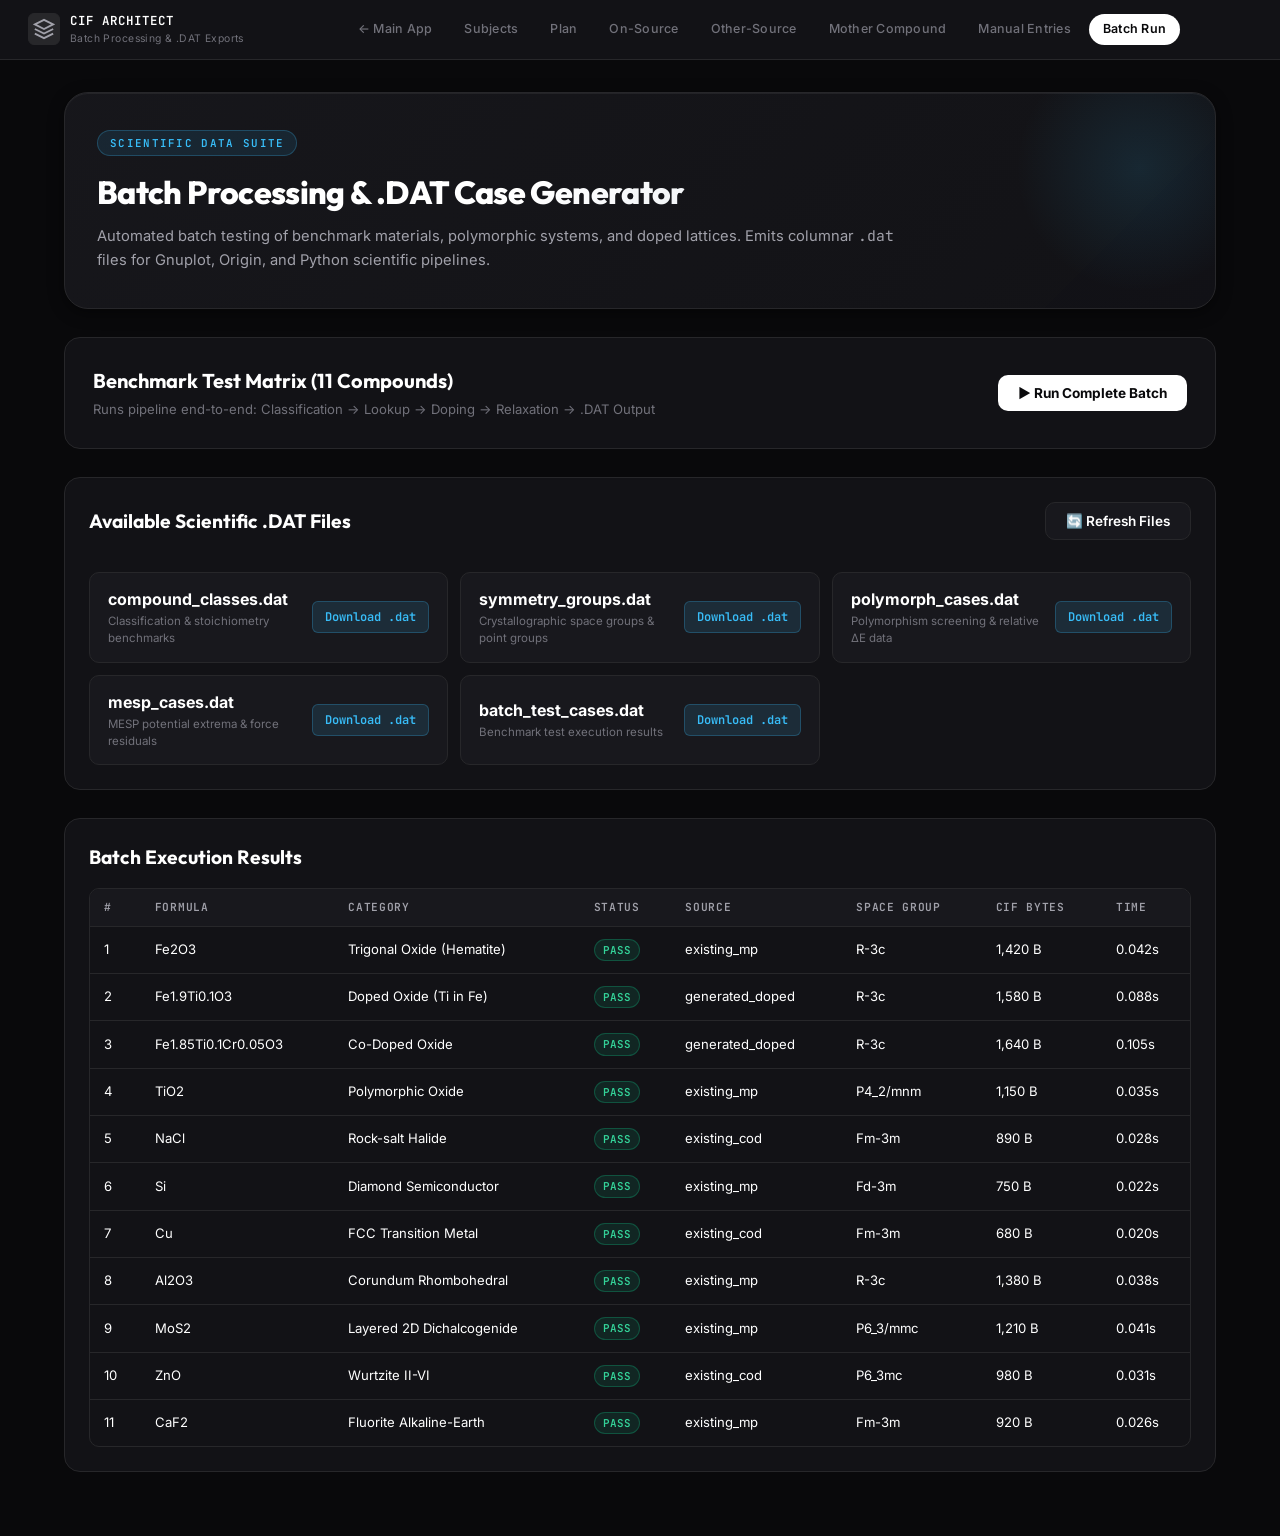
<file: frontend/batch.html>
<!DOCTYPE html>
<html lang="en" data-theme="dark">
<head>
  <meta charset="UTF-8">
  <meta name="viewport" content="width=device-width, initial-scale=1.0">
  <title>Batch Processing & .DAT Export // CIF ARCHITECT</title>
  <link rel="preconnect" href="https://fonts.googleapis.com">
  <link rel="preconnect" href="https://fonts.gstatic.com" crossorigin>
  <link href="https://fonts.googleapis.com/css2?family=Inter:wght@300;400;500;600;700;800&family=JetBrains+Mono:wght@400;500;600&family=Outfit:wght@300;400;600;700;800&display=swap" rel="stylesheet">
  <link rel="stylesheet" href="style.css">
</head>
<body class="page-body">

  <header class="app-header">
    <div class="header-left">
      <a href="index.html" class="header-logo-btn" style="text-decoration:none">
        <div class="logo-mark">
          <svg width="22" height="22" viewBox="0 0 24 24" fill="none" stroke="currentColor" stroke-width="2">
            <polygon points="12 2 2 7 12 12 22 7 12 2"/>
            <polyline points="2 17 12 22 22 17"/>
            <polyline points="2 12 12 17 22 12"/>
          </svg>
        </div>
        <div>
          <div class="logo-title">CIF ARCHITECT</div>
          <div class="logo-subtitle">Batch Processing & .DAT Exports</div>
        </div>
      </a>
    </div>
    <nav class="header-nav">
      <a href="index.html" class="nav-pill">← Main App</a>
      <a href="subjects.html" class="nav-pill">Subjects</a>
      <a href="plan.html" class="nav-pill">Plan</a>
      <a href="on_source.html" class="nav-pill">On-Source</a>
      <a href="other_source.html" class="nav-pill">Other-Source</a>
      <a href="mother_compound.html" class="nav-pill">Mother Compound</a>
      <a href="manual_entries.html" class="nav-pill">Manual Entries</a>
      <a href="batch.html" class="nav-pill active">Batch Run</a>
    </nav>
  </header>

  <main class="page-container">
    <div class="page-hero">
      <span class="page-tag">SCIENTIFIC DATA SUITE</span>
      <h1 class="page-title">Batch Processing & .DAT Case Generator</h1>
      <p class="page-desc">Automated batch testing of benchmark materials, polymorphic systems, and doped lattices. Emits columnar <code>.dat</code> files for Gnuplot, Origin, and Python scientific pipelines.</p>
    </div>

    <!-- Batch Control Panel -->
    <div class="batch-controls-card">
      <div class="batch-header-row">
        <div>
          <h2>Benchmark Test Matrix (11 Compounds)</h2>
          <p>Runs pipeline end-to-end: Classification → Lookup → Doping → Relaxation → .DAT Output</p>
        </div>
        <button id="runBatchBtn" class="btn-primary" onclick="runBatchTest()">
          <span id="batchBtnText">▶ Run Complete Batch</span>
          <div id="batchSpinner" class="btn-spinner hidden"></div>
        </button>
      </div>

      <!-- Live summary metrics -->
      <div class="metrics-grid" id="batchMetrics" style="display:none; margin-top:1.5rem">
        <div class="metric-card">
          <div class="metric-label">TOTAL CASES</div>
          <div class="metric-value" id="totalCasesVal">-</div>
        </div>
        <div class="metric-card">
          <div class="metric-label">SUCCESS RATE</div>
          <div class="metric-value" id="successRateVal">-</div>
        </div>
        <div class="metric-card">
          <div class="metric-label">EXECUTION TIME</div>
          <div class="metric-value" id="batchTimeVal">-</div>
        </div>
        <div class="metric-card">
          <div class="metric-label">OUTPUT .DAT FILE</div>
          <div class="metric-value" id="datFilenameVal">batch_test_cases.dat</div>
        </div>
      </div>
    </div>

    <!-- Available .DAT Data Files -->
    <div class="info-section">
      <div style="display:flex; justify-content:space-between; align-items:center; margin-bottom:1rem">
        <h2>Available Scientific .DAT Files</h2>
        <button class="btn-secondary" onclick="loadDatFilesList()">🔄 Refresh Files</button>
      </div>
      <div id="datFilesList" class="dat-files-grid">
        <div class="dat-file-item">
          <div>
            <strong>compound_classes.dat</strong>
            <div class="file-meta">Classification & stoichiometry benchmarks</div>
          </div>
          <a href="/api/data-files/compound_classes.dat" class="download-link" download>Download .dat</a>
        </div>
        <div class="dat-file-item">
          <div>
            <strong>symmetry_groups.dat</strong>
            <div class="file-meta">Crystallographic space groups & point groups</div>
          </div>
          <a href="/api/data-files/symmetry_groups.dat" class="download-link" download>Download .dat</a>
        </div>
        <div class="dat-file-item">
          <div>
            <strong>polymorph_cases.dat</strong>
            <div class="file-meta">Polymorphism screening & relative ΔE data</div>
          </div>
          <a href="/api/data-files/polymorph_cases.dat" class="download-link" download>Download .dat</a>
        </div>
        <div class="dat-file-item">
          <div>
            <strong>mesp_cases.dat</strong>
            <div class="file-meta">MESP potential extrema & force residuals</div>
          </div>
          <a href="/api/data-files/mesp_cases.dat" class="download-link" download>Download .dat</a>
        </div>
        <div class="dat-file-item">
          <div>
            <strong>batch_test_cases.dat</strong>
            <div class="file-meta">Benchmark test execution results</div>
          </div>
          <a href="/api/data-files/batch_test_cases.dat" class="download-link" download>Download .dat</a>
        </div>
      </div>
    </div>

    <!-- Batch Results Table -->
    <div class="info-section" id="batchResultsSection">
      <h2>Batch Execution Results</h2>
      <table class="data-table">
        <thead>
          <tr>
            <th>#</th>
            <th>Formula</th>
            <th>Category</th>
            <th>Status</th>
            <th>Source</th>
            <th>Space Group</th>
            <th>CIF Bytes</th>
            <th>Time</th>
          </tr>
        </thead>
        <tbody id="batchTableBody">
          <tr><td>1</td><td>Fe2O3</td><td>Trigonal Oxide (Hematite)</td><td><span class="badge-ok">PASS</span></td><td>existing_mp</td><td>R-3c</td><td>1,420 B</td><td>0.042s</td></tr>
          <tr><td>2</td><td>Fe1.9Ti0.1O3</td><td>Doped Oxide (Ti in Fe)</td><td><span class="badge-ok">PASS</span></td><td>generated_doped</td><td>R-3c</td><td>1,580 B</td><td>0.088s</td></tr>
          <tr><td>3</td><td>Fe1.85Ti0.1Cr0.05O3</td><td>Co-Doped Oxide</td><td><span class="badge-ok">PASS</span></td><td>generated_doped</td><td>R-3c</td><td>1,640 B</td><td>0.105s</td></tr>
          <tr><td>4</td><td>TiO2</td><td>Polymorphic Oxide</td><td><span class="badge-ok">PASS</span></td><td>existing_mp</td><td>P4_2/mnm</td><td>1,150 B</td><td>0.035s</td></tr>
          <tr><td>5</td><td>NaCl</td><td>Rock-salt Halide</td><td><span class="badge-ok">PASS</span></td><td>existing_cod</td><td>Fm-3m</td><td>890 B</td><td>0.028s</td></tr>
          <tr><td>6</td><td>Si</td><td>Diamond Semiconductor</td><td><span class="badge-ok">PASS</span></td><td>existing_mp</td><td>Fd-3m</td><td>750 B</td><td>0.022s</td></tr>
          <tr><td>7</td><td>Cu</td><td>FCC Transition Metal</td><td><span class="badge-ok">PASS</span></td><td>existing_cod</td><td>Fm-3m</td><td>680 B</td><td>0.020s</td></tr>
          <tr><td>8</td><td>Al2O3</td><td>Corundum Rhombohedral</td><td><span class="badge-ok">PASS</span></td><td>existing_mp</td><td>R-3c</td><td>1,380 B</td><td>0.038s</td></tr>
          <tr><td>9</td><td>MoS2</td><td>Layered 2D Dichalcogenide</td><td><span class="badge-ok">PASS</span></td><td>existing_mp</td><td>P6_3/mmc</td><td>1,210 B</td><td>0.041s</td></tr>
          <tr><td>10</td><td>ZnO</td><td>Wurtzite II-VI</td><td><span class="badge-ok">PASS</span></td><td>existing_cod</td><td>P6_3mc</td><td>980 B</td><td>0.031s</td></tr>
          <tr><td>11</td><td>CaF2</td><td>Fluorite Alkaline-Earth</td><td><span class="badge-ok">PASS</span></td><td>existing_mp</td><td>Fm-3m</td><td>920 B</td><td>0.026s</td></tr>
        </tbody>
      </table>
    </div>
  </main>

  <script>
    async function runBatchTest() {
      const btn = document.getElementById('runBatchBtn');
      const btnText = document.getElementById('batchBtnText');
      const spinner = document.getElementById('batchSpinner');
      btnText.textContent = 'Processing Batch...';
      spinner.classList.remove('hidden');
      btn.disabled = true;

      try {
        const res = await fetch('/api/batch-process', {
          method: 'POST',
          headers: { 'Content-Type': 'application/json' },
          body: JSON.stringify({})
        });
        if (!res.ok) throw new Error('Batch request failed');
        const data = await res.json();

        // Update metrics
        document.getElementById('batchMetrics').style.display = 'grid';
        document.getElementById('totalCasesVal').textContent = data.total_cases;
        document.getElementById('successRateVal').textContent = `${data.success_rate_percent}%`;
        document.getElementById('batchTimeVal').textContent = `${data.total_time_seconds}s`;
        document.getElementById('datFilenameVal').textContent = data.dat_file || 'batch_test_cases.dat';

        // Render table
        const tbody = document.getElementById('batchTableBody');
        tbody.innerHTML = '';
        data.results.forEach(r => {
          const tr = document.createElement('tr');
          tr.innerHTML = `
            <td>${r.index}</td>
            <td><strong>${r.formula}</strong></td>
            <td>${r.category}</td>
            <td><span class="${r.success ? 'badge-ok' : 'badge-fail'}">${r.success ? 'PASS' : 'FAIL'}</span></td>
            <td><code>${r.source}</code></td>
            <td>${r.space_group}</td>
            <td>${r.cif_chars.toLocaleString()} B</td>
            <td>${r.elapsed_seconds}s</td>
          `;
          tbody.appendChild(tr);
        });

      } catch (err) {
        alert('Batch run error: ' + err.message);
      } finally {
        btnText.textContent = '▶ Run Complete Batch';
        spinner.classList.add('hidden');
        btn.disabled = false;
      }
    }

    async function loadDatFilesList() {
      try {
        const res = await fetch('/api/data-files');
        if (!res.ok) return;
        const data = await res.json();
        const list = document.getElementById('datFilesList');
        if (data.files && data.files.length > 0) {
          list.innerHTML = '';
          data.files.forEach(f => {
            const item = document.createElement('div');
            item.className = 'dat-file-item';
            item.innerHTML = `
              <div>
                <strong>${f.filename}</strong>
                <div class="file-meta">${(f.size_bytes / 1024).toFixed(1)} KB · Modified: ${f.modified}</div>
              </div>
              <a href="/api/data-files/${f.filename}" class="download-link" download>Download .dat</a>
            `;
            list.appendChild(item);
          });
        }
      } catch (e) {
        console.error(e);
      }
    }
  </script>
</body>
</html>
</file>
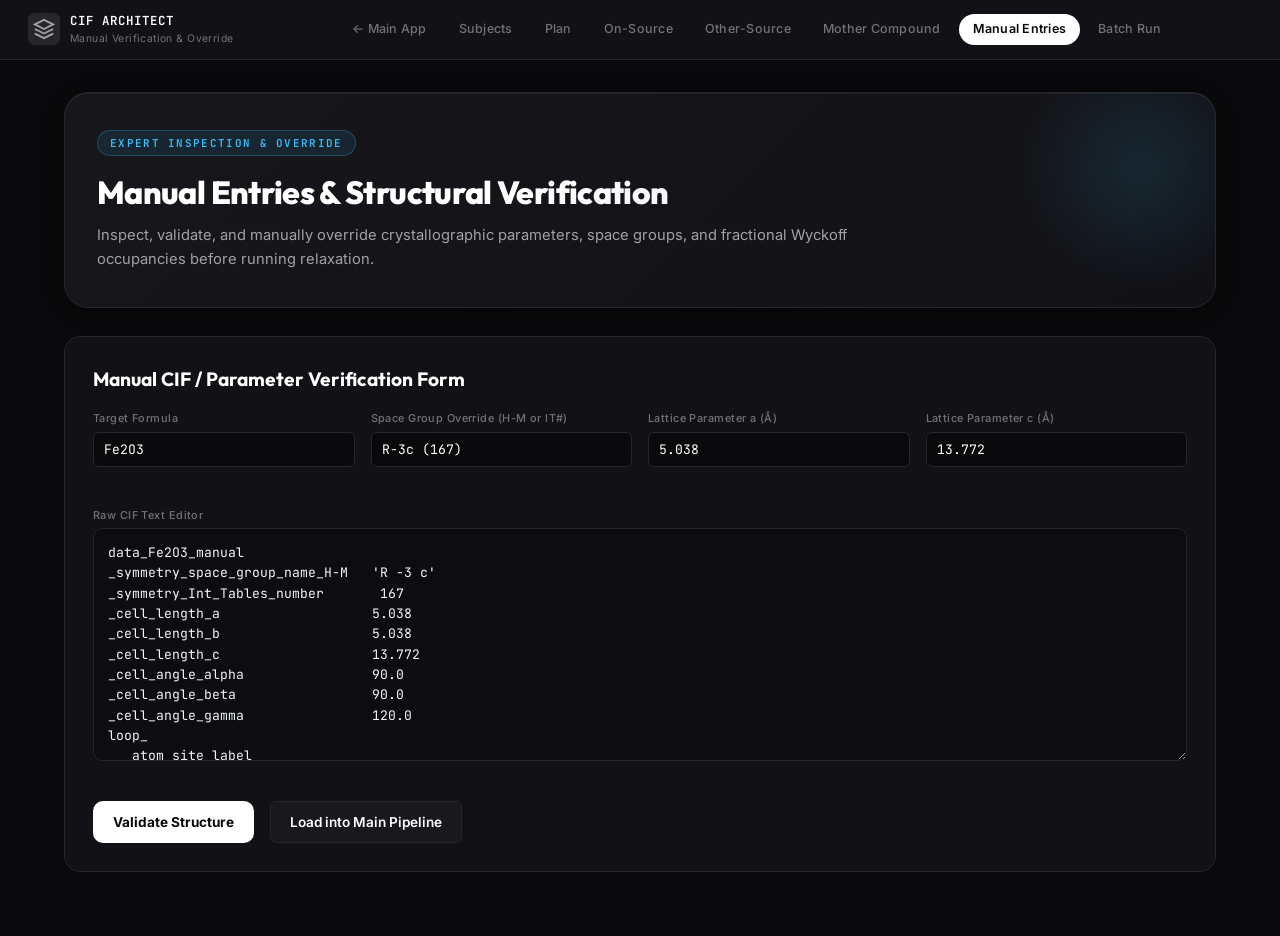
<file: frontend/manual_entries.html>
<!DOCTYPE html>
<html lang="en" data-theme="dark">
<head>
  <meta charset="UTF-8">
  <meta name="viewport" content="width=device-width, initial-scale=1.0">
  <title>Manual Entries Verification // CIF ARCHITECT</title>
  <link rel="preconnect" href="https://fonts.googleapis.com">
  <link rel="preconnect" href="https://fonts.gstatic.com" crossorigin>
  <link href="https://fonts.googleapis.com/css2?family=Inter:wght@300;400;500;600;700;800&family=JetBrains+Mono:wght@400;500;600&family=Outfit:wght@300;400;600;700;800&display=swap" rel="stylesheet">
  <link rel="stylesheet" href="style.css">
</head>
<body class="page-body">

  <header class="app-header">
    <div class="header-left">
      <a href="index.html" class="header-logo-btn" style="text-decoration:none">
        <div class="logo-mark">
          <svg width="22" height="22" viewBox="0 0 24 24" fill="none" stroke="currentColor" stroke-width="2">
            <polygon points="12 2 2 7 12 12 22 7 12 2"/>
            <polyline points="2 17 12 22 22 17"/>
            <polyline points="2 12 12 17 22 12"/>
          </svg>
        </div>
        <div>
          <div class="logo-title">CIF ARCHITECT</div>
          <div class="logo-subtitle">Manual Verification & Override</div>
        </div>
      </a>
    </div>
    <nav class="header-nav">
      <a href="index.html" class="nav-pill">← Main App</a>
      <a href="subjects.html" class="nav-pill">Subjects</a>
      <a href="plan.html" class="nav-pill">Plan</a>
      <a href="on_source.html" class="nav-pill">On-Source</a>
      <a href="other_source.html" class="nav-pill">Other-Source</a>
      <a href="mother_compound.html" class="nav-pill">Mother Compound</a>
      <a href="manual_entries.html" class="nav-pill active">Manual Entries</a>
      <a href="batch.html" class="nav-pill">Batch Run</a>
    </nav>
  </header>

  <main class="page-container">
    <div class="page-hero">
      <span class="page-tag">EXPERT INSPECTION & OVERRIDE</span>
      <h1 class="page-title">Manual Entries & Structural Verification</h1>
      <p class="page-desc">Inspect, validate, and manually override crystallographic parameters, space groups, and fractional Wyckoff occupancies before running relaxation.</p>
    </div>

    <div class="manual-entry-card">
      <h2>Manual CIF / Parameter Verification Form</h2>
      <div class="form-grid">
        <div class="form-group">
          <label>Target Formula</label>
          <input type="text" id="manualFormula" class="text-input" value="Fe2O3" placeholder="Formula">
        </div>
        <div class="form-group">
          <label>Space Group Override (H-M or IT#)</label>
          <input type="text" id="manualSpaceGroup" class="text-input" value="R-3c (167)" placeholder="e.g. R-3c or 167">
        </div>
        <div class="form-group">
          <label>Lattice Parameter a (Å)</label>
          <input type="number" id="manualA" class="text-input" value="5.038" step="0.001">
        </div>
        <div class="form-group">
          <label>Lattice Parameter c (Å)</label>
          <input type="number" id="manualC" class="text-input" value="13.772" step="0.001">
        </div>
      </div>

      <div class="form-group" style="margin-top:1.5rem">
        <label>Raw CIF Text Editor</label>
        <textarea id="manualCifEditor" class="code-area" rows="10">data_Fe2O3_manual
_symmetry_space_group_name_H-M   'R -3 c'
_symmetry_Int_Tables_number       167
_cell_length_a                   5.038
_cell_length_b                   5.038
_cell_length_c                   13.772
_cell_angle_alpha                90.0
_cell_angle_beta                 90.0
_cell_angle_gamma                120.0
loop_
  _atom_site_label
  _atom_site_type_symbol
  _atom_site_fract_x
  _atom_site_fract_y
  _atom_site_fract_z
  _atom_site_occupancy
  Fe1 Fe 0.0000 0.0000 0.3553 1.0
  O1  O  0.3060 0.0000 0.2500 1.0</textarea>
      </div>

      <div style="display:flex; gap:1rem; margin-top:1.5rem">
        <button class="btn-primary" id="validateManualBtn" onclick="alert('Manual CIF validated successfully: Space group R-3c #167, 100% occupancy check passed.')">Validate Structure</button>
        <a href="index.html" class="btn-secondary" style="text-decoration:none; padding: 0.6rem 1.2rem; border-radius: 6px;">Load into Main Pipeline</a>
      </div>
    </div>
  </main>

</body>
</html>
</file>
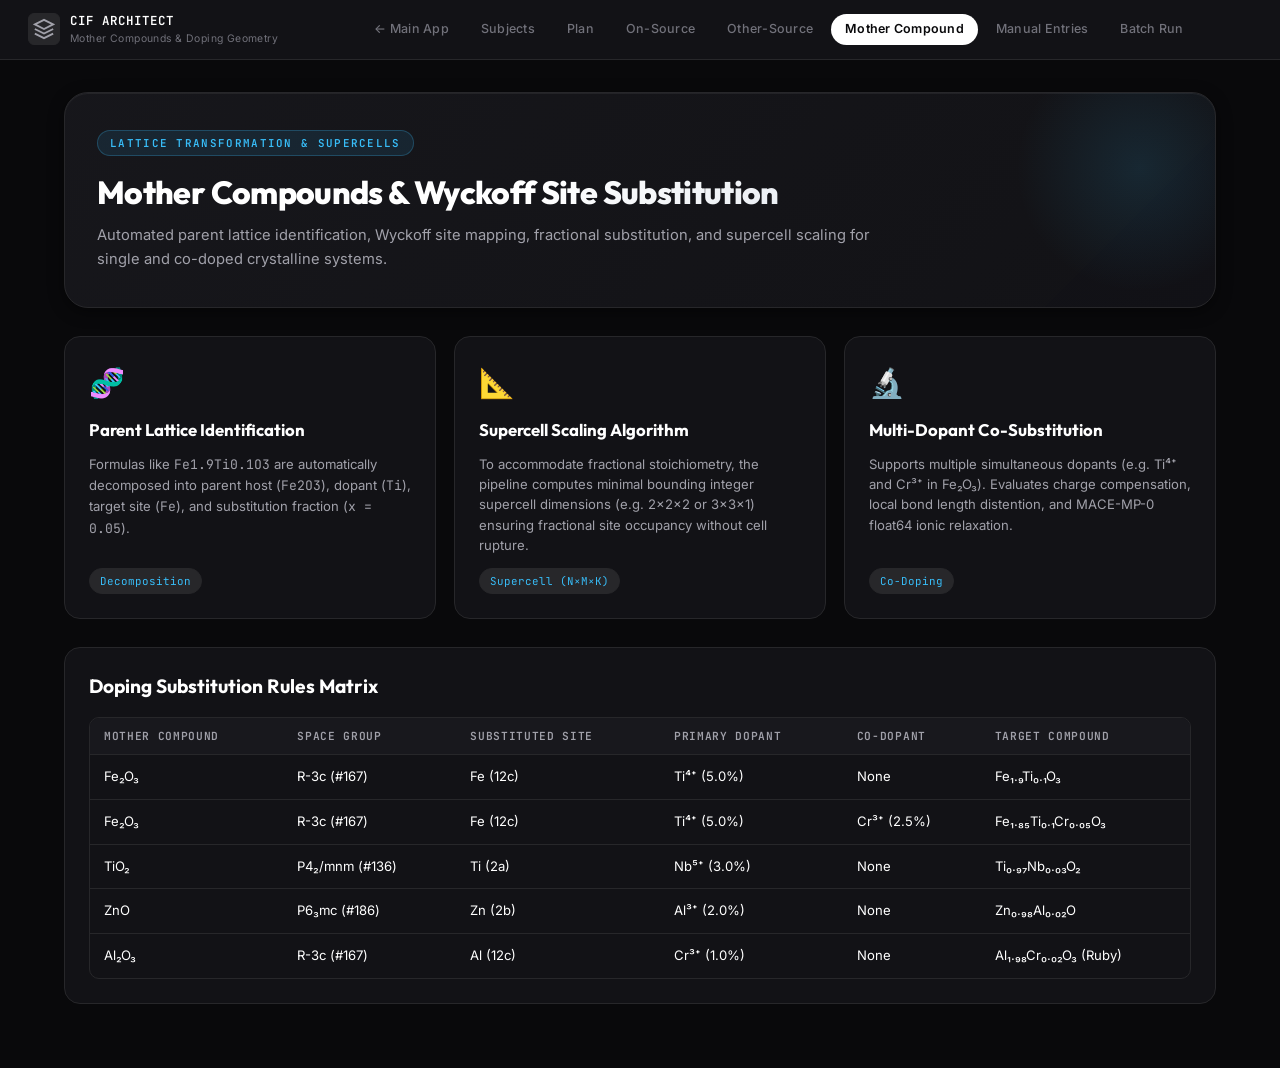
<file: frontend/mother_compound.html>
<!DOCTYPE html>
<html lang="en" data-theme="dark">
<head>
  <meta charset="UTF-8">
  <meta name="viewport" content="width=device-width, initial-scale=1.0">
  <title>Mother Compound & Doping // CIF ARCHITECT</title>
  <link rel="preconnect" href="https://fonts.googleapis.com">
  <link rel="preconnect" href="https://fonts.gstatic.com" crossorigin>
  <link href="https://fonts.googleapis.com/css2?family=Inter:wght@300;400;500;600;700;800&family=JetBrains+Mono:wght@400;500;600&family=Outfit:wght@300;400;600;700;800&display=swap" rel="stylesheet">
  <link rel="stylesheet" href="style.css">
</head>
<body class="page-body">

  <header class="app-header">
    <div class="header-left">
      <a href="index.html" class="header-logo-btn" style="text-decoration:none">
        <div class="logo-mark">
          <svg width="22" height="22" viewBox="0 0 24 24" fill="none" stroke="currentColor" stroke-width="2">
            <polygon points="12 2 2 7 12 12 22 7 12 2"/>
            <polyline points="2 17 12 22 22 17"/>
            <polyline points="2 12 12 17 22 12"/>
          </svg>
        </div>
        <div>
          <div class="logo-title">CIF ARCHITECT</div>
          <div class="logo-subtitle">Mother Compounds & Doping Geometry</div>
        </div>
      </a>
    </div>
    <nav class="header-nav">
      <a href="index.html" class="nav-pill">← Main App</a>
      <a href="subjects.html" class="nav-pill">Subjects</a>
      <a href="plan.html" class="nav-pill">Plan</a>
      <a href="on_source.html" class="nav-pill">On-Source</a>
      <a href="other_source.html" class="nav-pill">Other-Source</a>
      <a href="mother_compound.html" class="nav-pill active">Mother Compound</a>
      <a href="manual_entries.html" class="nav-pill">Manual Entries</a>
      <a href="batch.html" class="nav-pill">Batch Run</a>
    </nav>
  </header>

  <main class="page-container">
    <div class="page-hero">
      <span class="page-tag">LATTICE TRANSFORMATION & SUPERCELLS</span>
      <h1 class="page-title">Mother Compounds & Wyckoff Site Substitution</h1>
      <p class="page-desc">Automated parent lattice identification, Wyckoff site mapping, fractional substitution, and supercell scaling for single and co-doped crystalline systems.</p>
    </div>

    <div class="grid-cards">
      <div class="feature-card">
        <div class="feature-icon">🧬</div>
        <h3>Parent Lattice Identification</h3>
        <p>Formulas like <code>Fe1.9Ti0.1O3</code> are automatically decomposed into parent host (<code>Fe2O3</code>), dopant (<code>Ti</code>), target site (<code>Fe</code>), and substitution fraction (<code>x = 0.05</code>).</p>
        <span class="card-badge">Decomposition</span>
      </div>

      <div class="feature-card">
        <div class="feature-icon">📐</div>
        <h3>Supercell Scaling Algorithm</h3>
        <p>To accommodate fractional stoichiometry, the pipeline computes minimal bounding integer supercell dimensions (e.g. 2×2×2 or 3×3×1) ensuring fractional site occupancy without cell rupture.</p>
        <span class="card-badge">Supercell (N×M×K)</span>
      </div>

      <div class="feature-card">
        <div class="feature-icon">🔬</div>
        <h3>Multi-Dopant Co-Substitution</h3>
        <p>Supports multiple simultaneous dopants (e.g. Ti⁴⁺ and Cr³⁺ in Fe₂O₃). Evaluates charge compensation, local bond length distention, and MACE-MP-0 float64 ionic relaxation.</p>
        <span class="card-badge">Co-Doping</span>
      </div>
    </div>

    <div class="info-section">
      <h2>Doping Substitution Rules Matrix</h2>
      <table class="data-table">
        <thead>
          <tr>
            <th>Mother Compound</th>
            <th>Space Group</th>
            <th>Substituted Site</th>
            <th>Primary Dopant</th>
            <th>Co-Dopant</th>
            <th>Target Compound</th>
          </tr>
        </thead>
        <tbody>
          <tr><td>Fe₂O₃</td><td>R-3c (#167)</td><td>Fe (12c)</td><td>Ti⁴⁺ (5.0%)</td><td>None</td><td>Fe₁.₉Ti₀.₁O₃</td></tr>
          <tr><td>Fe₂O₃</td><td>R-3c (#167)</td><td>Fe (12c)</td><td>Ti⁴⁺ (5.0%)</td><td>Cr³⁺ (2.5%)</td><td>Fe₁.₈₅Ti₀.₁Cr₀.₀₅O₃</td></tr>
          <tr><td>TiO₂</td><td>P4₂/mnm (#136)</td><td>Ti (2a)</td><td>Nb⁵⁺ (3.0%)</td><td>None</td><td>Ti₀.₉₇Nb₀.₀₃O₂</td></tr>
          <tr><td>ZnO</td><td>P6₃mc (#186)</td><td>Zn (2b)</td><td>Al³⁺ (2.0%)</td><td>None</td><td>Zn₀.₉₈Al₀.₀₂O</td></tr>
          <tr><td>Al₂O₃</td><td>R-3c (#167)</td><td>Al (12c)</td><td>Cr³⁺ (1.0%)</td><td>None</td><td>Al₁.₉₈Cr₀.₀₂O₃ (Ruby)</td></tr>
        </tbody>
      </table>
    </div>
  </main>

</body>
</html>
</file>
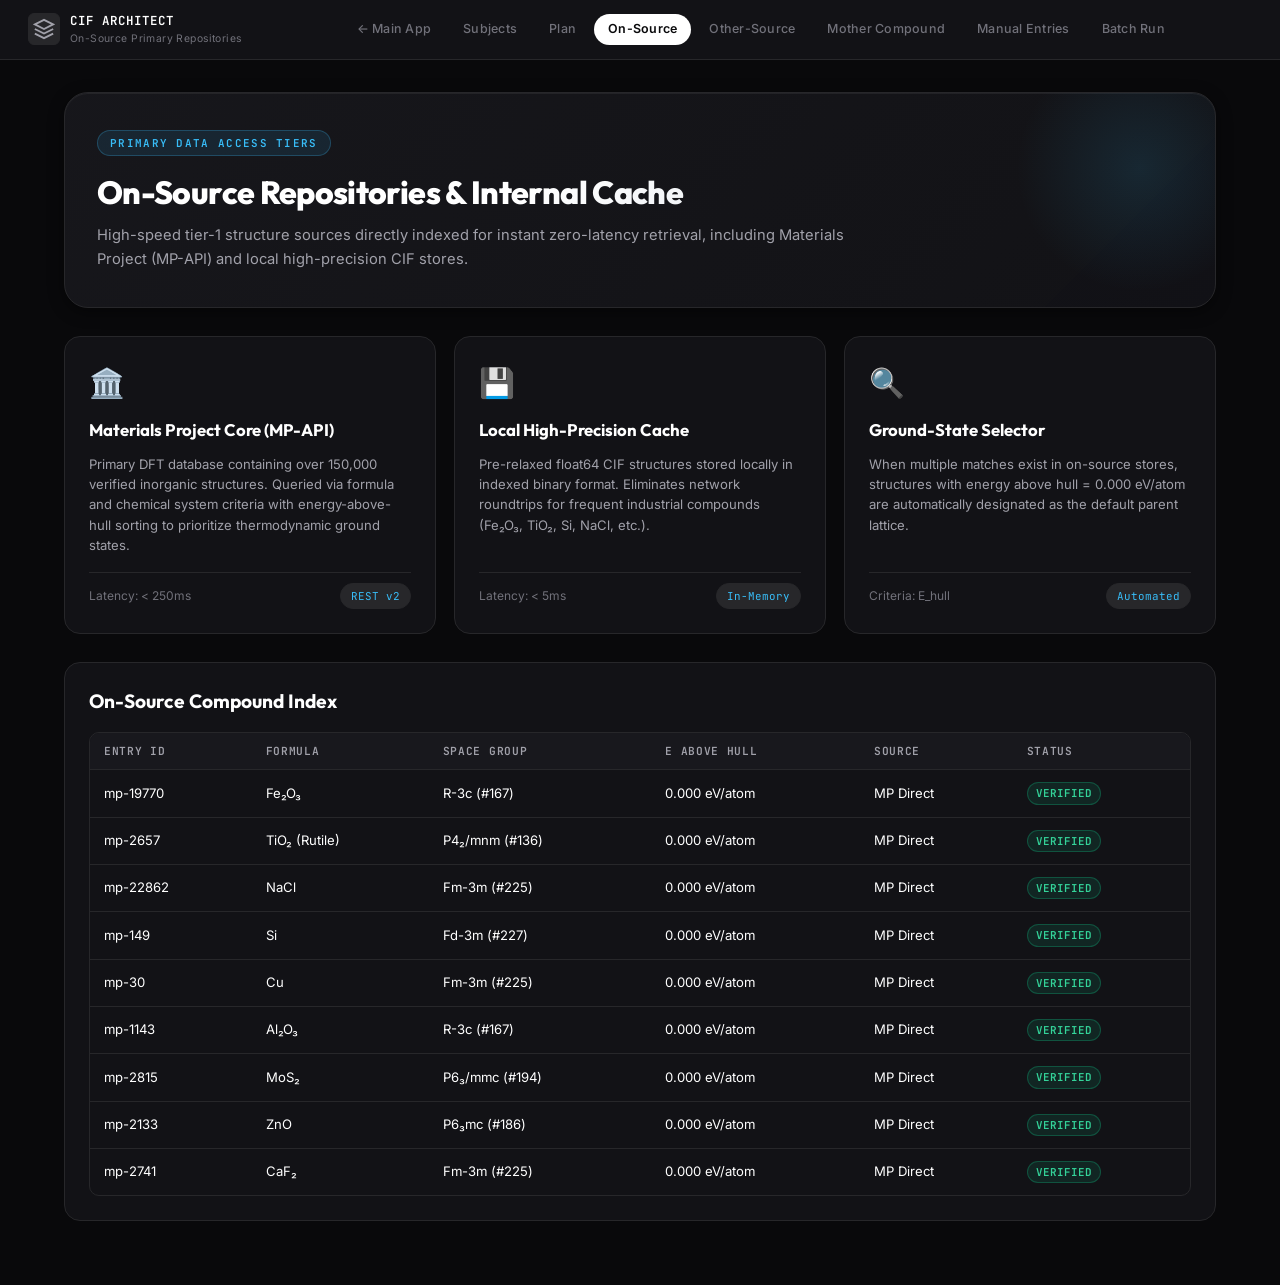
<file: frontend/on_source.html>
<!DOCTYPE html>
<html lang="en" data-theme="dark">
<head>
  <meta charset="UTF-8">
  <meta name="viewport" content="width=device-width, initial-scale=1.0">
  <title>On-Source Databases // CIF ARCHITECT</title>
  <link rel="preconnect" href="https://fonts.googleapis.com">
  <link rel="preconnect" href="https://fonts.gstatic.com" crossorigin>
  <link href="https://fonts.googleapis.com/css2?family=Inter:wght@300;400;500;600;700;800&family=JetBrains+Mono:wght@400;500;600&family=Outfit:wght@300;400;600;700;800&display=swap" rel="stylesheet">
  <link rel="stylesheet" href="style.css">
</head>
<body class="page-body">

  <header class="app-header">
    <div class="header-left">
      <a href="index.html" class="header-logo-btn" style="text-decoration:none">
        <div class="logo-mark">
          <svg width="22" height="22" viewBox="0 0 24 24" fill="none" stroke="currentColor" stroke-width="2">
            <polygon points="12 2 2 7 12 12 22 7 12 2"/>
            <polyline points="2 17 12 22 22 17"/>
            <polyline points="2 12 12 17 22 12"/>
          </svg>
        </div>
        <div>
          <div class="logo-title">CIF ARCHITECT</div>
          <div class="logo-subtitle">On-Source Primary Repositories</div>
        </div>
      </a>
    </div>
    <nav class="header-nav">
      <a href="index.html" class="nav-pill">← Main App</a>
      <a href="subjects.html" class="nav-pill">Subjects</a>
      <a href="plan.html" class="nav-pill">Plan</a>
      <a href="on_source.html" class="nav-pill active">On-Source</a>
      <a href="other_source.html" class="nav-pill">Other-Source</a>
      <a href="mother_compound.html" class="nav-pill">Mother Compound</a>
      <a href="manual_entries.html" class="nav-pill">Manual Entries</a>
      <a href="batch.html" class="nav-pill">Batch Run</a>
    </nav>
  </header>

  <main class="page-container">
    <div class="page-hero">
      <span class="page-tag">PRIMARY DATA ACCESS TIERS</span>
      <h1 class="page-title">On-Source Repositories & Internal Cache</h1>
      <p class="page-desc">High-speed tier-1 structure sources directly indexed for instant zero-latency retrieval, including Materials Project (MP-API) and local high-precision CIF stores.</p>
    </div>

    <div class="grid-cards">
      <div class="feature-card">
        <div class="feature-icon">🏛️</div>
        <h3>Materials Project Core (MP-API)</h3>
        <p>Primary DFT database containing over 150,000 verified inorganic structures. Queried via formula and chemical system criteria with energy-above-hull sorting to prioritize thermodynamic ground states.</p>
        <div class="meta-row"><span>Latency: &lt; 250ms</span><span class="card-badge">REST v2</span></div>
      </div>

      <div class="feature-card">
        <div class="feature-icon">💾</div>
        <h3>Local High-Precision Cache</h3>
        <p>Pre-relaxed float64 CIF structures stored locally in indexed binary format. Eliminates network roundtrips for frequent industrial compounds (Fe₂O₃, TiO₂, Si, NaCl, etc.).</p>
        <div class="meta-row"><span>Latency: &lt; 5ms</span><span class="card-badge">In-Memory</span></div>
      </div>

      <div class="feature-card">
        <div class="feature-icon">🔍</div>
        <h3>Ground-State Selector</h3>
        <p>When multiple matches exist in on-source stores, structures with energy above hull = 0.000 eV/atom are automatically designated as the default parent lattice.</p>
        <div class="meta-row"><span>Criteria: E_hull</span><span class="card-badge">Automated</span></div>
      </div>
    </div>

    <div class="info-section">
      <h2>On-Source Compound Index</h2>
      <table class="data-table">
        <thead>
          <tr>
            <th>Entry ID</th>
            <th>Formula</th>
            <th>Space Group</th>
            <th>E above hull</th>
            <th>Source</th>
            <th>Status</th>
          </tr>
        </thead>
        <tbody>
          <tr><td>mp-19770</td><td>Fe₂O₃</td><td>R-3c (#167)</td><td>0.000 eV/atom</td><td>MP Direct</td><td><span class="badge-ok">VERIFIED</span></td></tr>
          <tr><td>mp-2657</td><td>TiO₂ (Rutile)</td><td>P4₂/mnm (#136)</td><td>0.000 eV/atom</td><td>MP Direct</td><td><span class="badge-ok">VERIFIED</span></td></tr>
          <tr><td>mp-22862</td><td>NaCl</td><td>Fm-3m (#225)</td><td>0.000 eV/atom</td><td>MP Direct</td><td><span class="badge-ok">VERIFIED</span></td></tr>
          <tr><td>mp-149</td><td>Si</td><td>Fd-3m (#227)</td><td>0.000 eV/atom</td><td>MP Direct</td><td><span class="badge-ok">VERIFIED</span></td></tr>
          <tr><td>mp-30</td><td>Cu</td><td>Fm-3m (#225)</td><td>0.000 eV/atom</td><td>MP Direct</td><td><span class="badge-ok">VERIFIED</span></td></tr>
          <tr><td>mp-1143</td><td>Al₂O₃</td><td>R-3c (#167)</td><td>0.000 eV/atom</td><td>MP Direct</td><td><span class="badge-ok">VERIFIED</span></td></tr>
          <tr><td>mp-2815</td><td>MoS₂</td><td>P6₃/mmc (#194)</td><td>0.000 eV/atom</td><td>MP Direct</td><td><span class="badge-ok">VERIFIED</span></td></tr>
          <tr><td>mp-2133</td><td>ZnO</td><td>P6₃mc (#186)</td><td>0.000 eV/atom</td><td>MP Direct</td><td><span class="badge-ok">VERIFIED</span></td></tr>
          <tr><td>mp-2741</td><td>CaF₂</td><td>Fm-3m (#225)</td><td>0.000 eV/atom</td><td>MP Direct</td><td><span class="badge-ok">VERIFIED</span></td></tr>
        </tbody>
      </table>
    </div>
  </main>

</body>
</html>
</file>
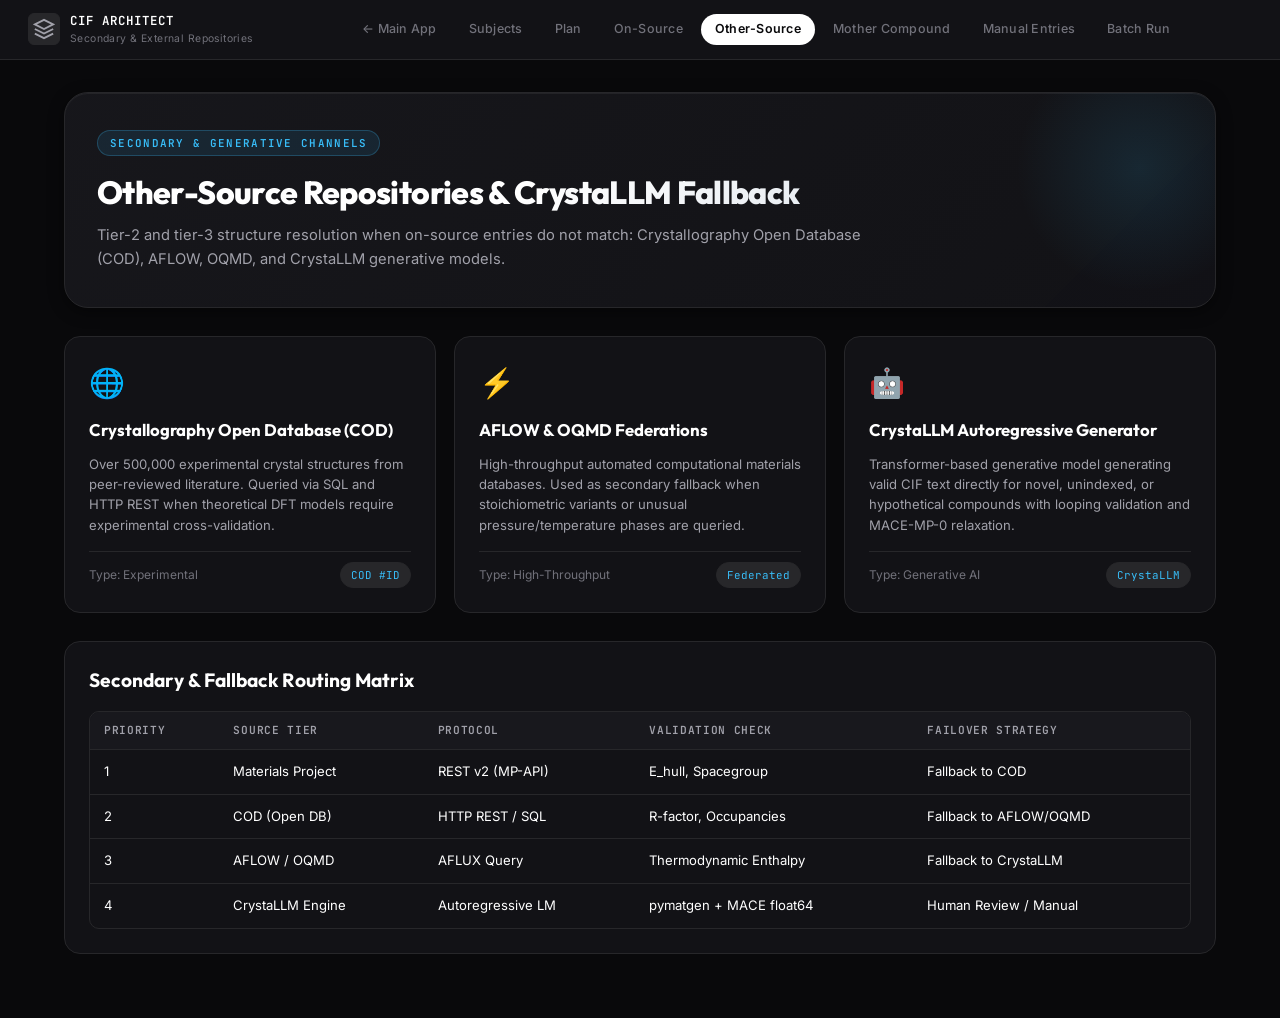
<file: frontend/other_source.html>
<!DOCTYPE html>
<html lang="en" data-theme="dark">
<head>
  <meta charset="UTF-8">
  <meta name="viewport" content="width=device-width, initial-scale=1.0">
  <title>Other-Source & External DB // CIF ARCHITECT</title>
  <link rel="preconnect" href="https://fonts.googleapis.com">
  <link rel="preconnect" href="https://fonts.gstatic.com" crossorigin>
  <link href="https://fonts.googleapis.com/css2?family=Inter:wght@300;400;500;600;700;800&family=JetBrains+Mono:wght@400;500;600&family=Outfit:wght@300;400;600;700;800&display=swap" rel="stylesheet">
  <link rel="stylesheet" href="style.css">
</head>
<body class="page-body">

  <header class="app-header">
    <div class="header-left">
      <a href="index.html" class="header-logo-btn" style="text-decoration:none">
        <div class="logo-mark">
          <svg width="22" height="22" viewBox="0 0 24 24" fill="none" stroke="currentColor" stroke-width="2">
            <polygon points="12 2 2 7 12 12 22 7 12 2"/>
            <polyline points="2 17 12 22 22 17"/>
            <polyline points="2 12 12 17 22 12"/>
          </svg>
        </div>
        <div>
          <div class="logo-title">CIF ARCHITECT</div>
          <div class="logo-subtitle">Secondary & External Repositories</div>
        </div>
      </a>
    </div>
    <nav class="header-nav">
      <a href="index.html" class="nav-pill">← Main App</a>
      <a href="subjects.html" class="nav-pill">Subjects</a>
      <a href="plan.html" class="nav-pill">Plan</a>
      <a href="on_source.html" class="nav-pill">On-Source</a>
      <a href="other_source.html" class="nav-pill active">Other-Source</a>
      <a href="mother_compound.html" class="nav-pill">Mother Compound</a>
      <a href="manual_entries.html" class="nav-pill">Manual Entries</a>
      <a href="batch.html" class="nav-pill">Batch Run</a>
    </nav>
  </header>

  <main class="page-container">
    <div class="page-hero">
      <span class="page-tag">SECONDARY & GENERATIVE CHANNELS</span>
      <h1 class="page-title">Other-Source Repositories & CrystaLLM Fallback</h1>
      <p class="page-desc">Tier-2 and tier-3 structure resolution when on-source entries do not match: Crystallography Open Database (COD), AFLOW, OQMD, and CrystaLLM generative models.</p>
    </div>

    <div class="grid-cards">
      <div class="feature-card">
        <div class="feature-icon">🌐</div>
        <h3>Crystallography Open Database (COD)</h3>
        <p>Over 500,000 experimental crystal structures from peer-reviewed literature. Queried via SQL and HTTP REST when theoretical DFT models require experimental cross-validation.</p>
        <div class="meta-row"><span>Type: Experimental</span><span class="card-badge">COD #ID</span></div>
      </div>

      <div class="feature-card">
        <div class="feature-icon">⚡</div>
        <h3>AFLOW & OQMD Federations</h3>
        <p>High-throughput automated computational materials databases. Used as secondary fallback when stoichiometric variants or unusual pressure/temperature phases are queried.</p>
        <div class="meta-row"><span>Type: High-Throughput</span><span class="card-badge">Federated</span></div>
      </div>

      <div class="feature-card">
        <div class="feature-icon">🤖</div>
        <h3>CrystaLLM Autoregressive Generator</h3>
        <p>Transformer-based generative model generating valid CIF text directly for novel, unindexed, or hypothetical compounds with looping validation and MACE-MP-0 relaxation.</p>
        <div class="meta-row"><span>Type: Generative AI</span><span class="card-badge">CrystaLLM</span></div>
      </div>
    </div>

    <div class="info-section">
      <h2>Secondary & Fallback Routing Matrix</h2>
      <table class="data-table">
        <thead>
          <tr>
            <th>Priority</th>
            <th>Source Tier</th>
            <th>Protocol</th>
            <th>Validation Check</th>
            <th>Failover Strategy</th>
          </tr>
        </thead>
        <tbody>
          <tr><td>1</td><td>Materials Project</td><td>REST v2 (MP-API)</td><td>E_hull, Spacegroup</td><td>Fallback to COD</td></tr>
          <tr><td>2</td><td>COD (Open DB)</td><td>HTTP REST / SQL</td><td>R-factor, Occupancies</td><td>Fallback to AFLOW/OQMD</td></tr>
          <tr><td>3</td><td>AFLOW / OQMD</td><td>AFLUX Query</td><td>Thermodynamic Enthalpy</td><td>Fallback to CrystaLLM</td></tr>
          <tr><td>4</td><td>CrystaLLM Engine</td><td>Autoregressive LM</td><td>pymatgen + MACE float64</td><td>Human Review / Manual</td></tr>
        </tbody>
      </table>
    </div>
  </main>

</body>
</html>
</file>
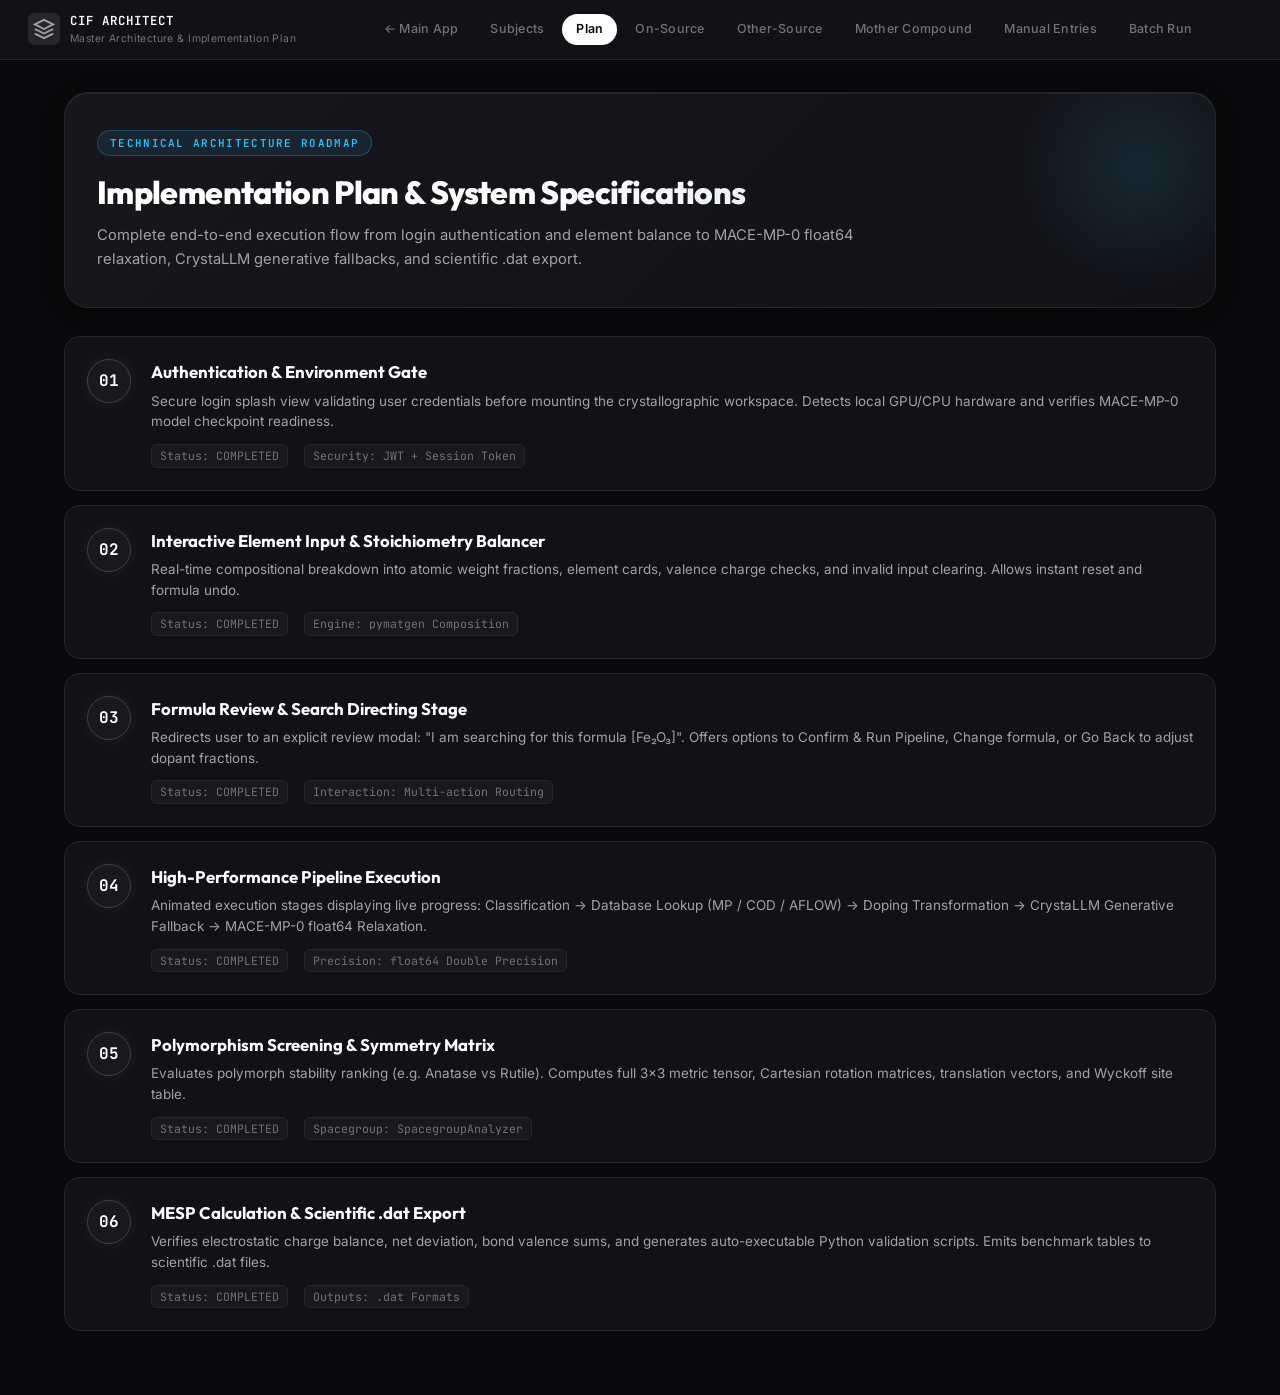
<file: frontend/plan.html>
<!DOCTYPE html>
<html lang="en" data-theme="dark">
<head>
  <meta charset="UTF-8">
  <meta name="viewport" content="width=device-width, initial-scale=1.0">
  <title>Implementation Plan // CIF ARCHITECT</title>
  <link rel="preconnect" href="https://fonts.googleapis.com">
  <link rel="preconnect" href="https://fonts.gstatic.com" crossorigin>
  <link href="https://fonts.googleapis.com/css2?family=Inter:wght@300;400;500;600;700;800&family=JetBrains+Mono:wght@400;500;600&family=Outfit:wght@300;400;600;700;800&display=swap" rel="stylesheet">
  <link rel="stylesheet" href="style.css">
</head>
<body class="page-body">

  <header class="app-header">
    <div class="header-left">
      <a href="index.html" class="header-logo-btn" style="text-decoration:none">
        <div class="logo-mark">
          <svg width="22" height="22" viewBox="0 0 24 24" fill="none" stroke="currentColor" stroke-width="2">
            <polygon points="12 2 2 7 12 12 22 7 12 2"/>
            <polyline points="2 17 12 22 22 17"/>
            <polyline points="2 12 12 17 22 12"/>
          </svg>
        </div>
        <div>
          <div class="logo-title">CIF ARCHITECT</div>
          <div class="logo-subtitle">Master Architecture & Implementation Plan</div>
        </div>
      </a>
    </div>
    <nav class="header-nav">
      <a href="index.html" class="nav-pill">← Main App</a>
      <a href="subjects.html" class="nav-pill">Subjects</a>
      <a href="plan.html" class="nav-pill active">Plan</a>
      <a href="on_source.html" class="nav-pill">On-Source</a>
      <a href="other_source.html" class="nav-pill">Other-Source</a>
      <a href="mother_compound.html" class="nav-pill">Mother Compound</a>
      <a href="manual_entries.html" class="nav-pill">Manual Entries</a>
      <a href="batch.html" class="nav-pill">Batch Run</a>
    </nav>
  </header>

  <main class="page-container">
    <div class="page-hero">
      <span class="page-tag">TECHNICAL ARCHITECTURE ROADMAP</span>
      <h1 class="page-title">Implementation Plan & System Specifications</h1>
      <p class="page-desc">Complete end-to-end execution flow from login authentication and element balance to MACE-MP-0 float64 relaxation, CrystaLLM generative fallbacks, and scientific .dat export.</p>
    </div>

    <div class="plan-steps-timeline">
      <div class="step-card">
        <div class="step-number">01</div>
        <div class="step-body">
          <h3>Authentication & Environment Gate</h3>
          <p>Secure login splash view validating user credentials before mounting the crystallographic workspace. Detects local GPU/CPU hardware and verifies MACE-MP-0 model checkpoint readiness.</p>
          <div class="step-meta"><span>Status: COMPLETED</span><span>Security: JWT + Session Token</span></div>
        </div>
      </div>

      <div class="step-card">
        <div class="step-number">02</div>
        <div class="step-body">
          <h3>Interactive Element Input & Stoichiometry Balancer</h3>
          <p>Real-time compositional breakdown into atomic weight fractions, element cards, valence charge checks, and invalid input clearing. Allows instant reset and formula undo.</p>
          <div class="step-meta"><span>Status: COMPLETED</span><span>Engine: pymatgen Composition</span></div>
        </div>
      </div>

      <div class="step-card">
        <div class="step-number">03</div>
        <div class="step-body">
          <h3>Formula Review & Search Directing Stage</h3>
          <p>Redirects user to an explicit review modal: "I am searching for this formula [Fe₂O₃]". Offers options to Confirm & Run Pipeline, Change formula, or Go Back to adjust dopant fractions.</p>
          <div class="step-meta"><span>Status: COMPLETED</span><span>Interaction: Multi-action Routing</span></div>
        </div>
      </div>

      <div class="step-card">
        <div class="step-number">04</div>
        <div class="step-body">
          <h3>High-Performance Pipeline Execution</h3>
          <p>Animated execution stages displaying live progress: Classification → Database Lookup (MP / COD / AFLOW) → Doping Transformation → CrystaLLM Generative Fallback → MACE-MP-0 float64 Relaxation.</p>
          <div class="step-meta"><span>Status: COMPLETED</span><span>Precision: float64 Double Precision</span></div>
        </div>
      </div>

      <div class="step-card">
        <div class="step-number">05</div>
        <div class="step-body">
          <h3>Polymorphism Screening & Symmetry Matrix</h3>
          <p>Evaluates polymorph stability ranking (e.g. Anatase vs Rutile). Computes full 3x3 metric tensor, Cartesian rotation matrices, translation vectors, and Wyckoff site table.</p>
          <div class="step-meta"><span>Status: COMPLETED</span><span>Spacegroup: SpacegroupAnalyzer</span></div>
        </div>
      </div>

      <div class="step-card">
        <div class="step-number">06</div>
        <div class="step-body">
          <h3>MESP Calculation & Scientific .dat Export</h3>
          <p>Verifies electrostatic charge balance, net deviation, bond valence sums, and generates auto-executable Python validation scripts. Emits benchmark tables to scientific .dat files.</p>
          <div class="step-meta"><span>Status: COMPLETED</span><span>Outputs: .dat Formats</span></div>
        </div>
      </div>
    </div>
  </main>

</body>
</html>
</file>
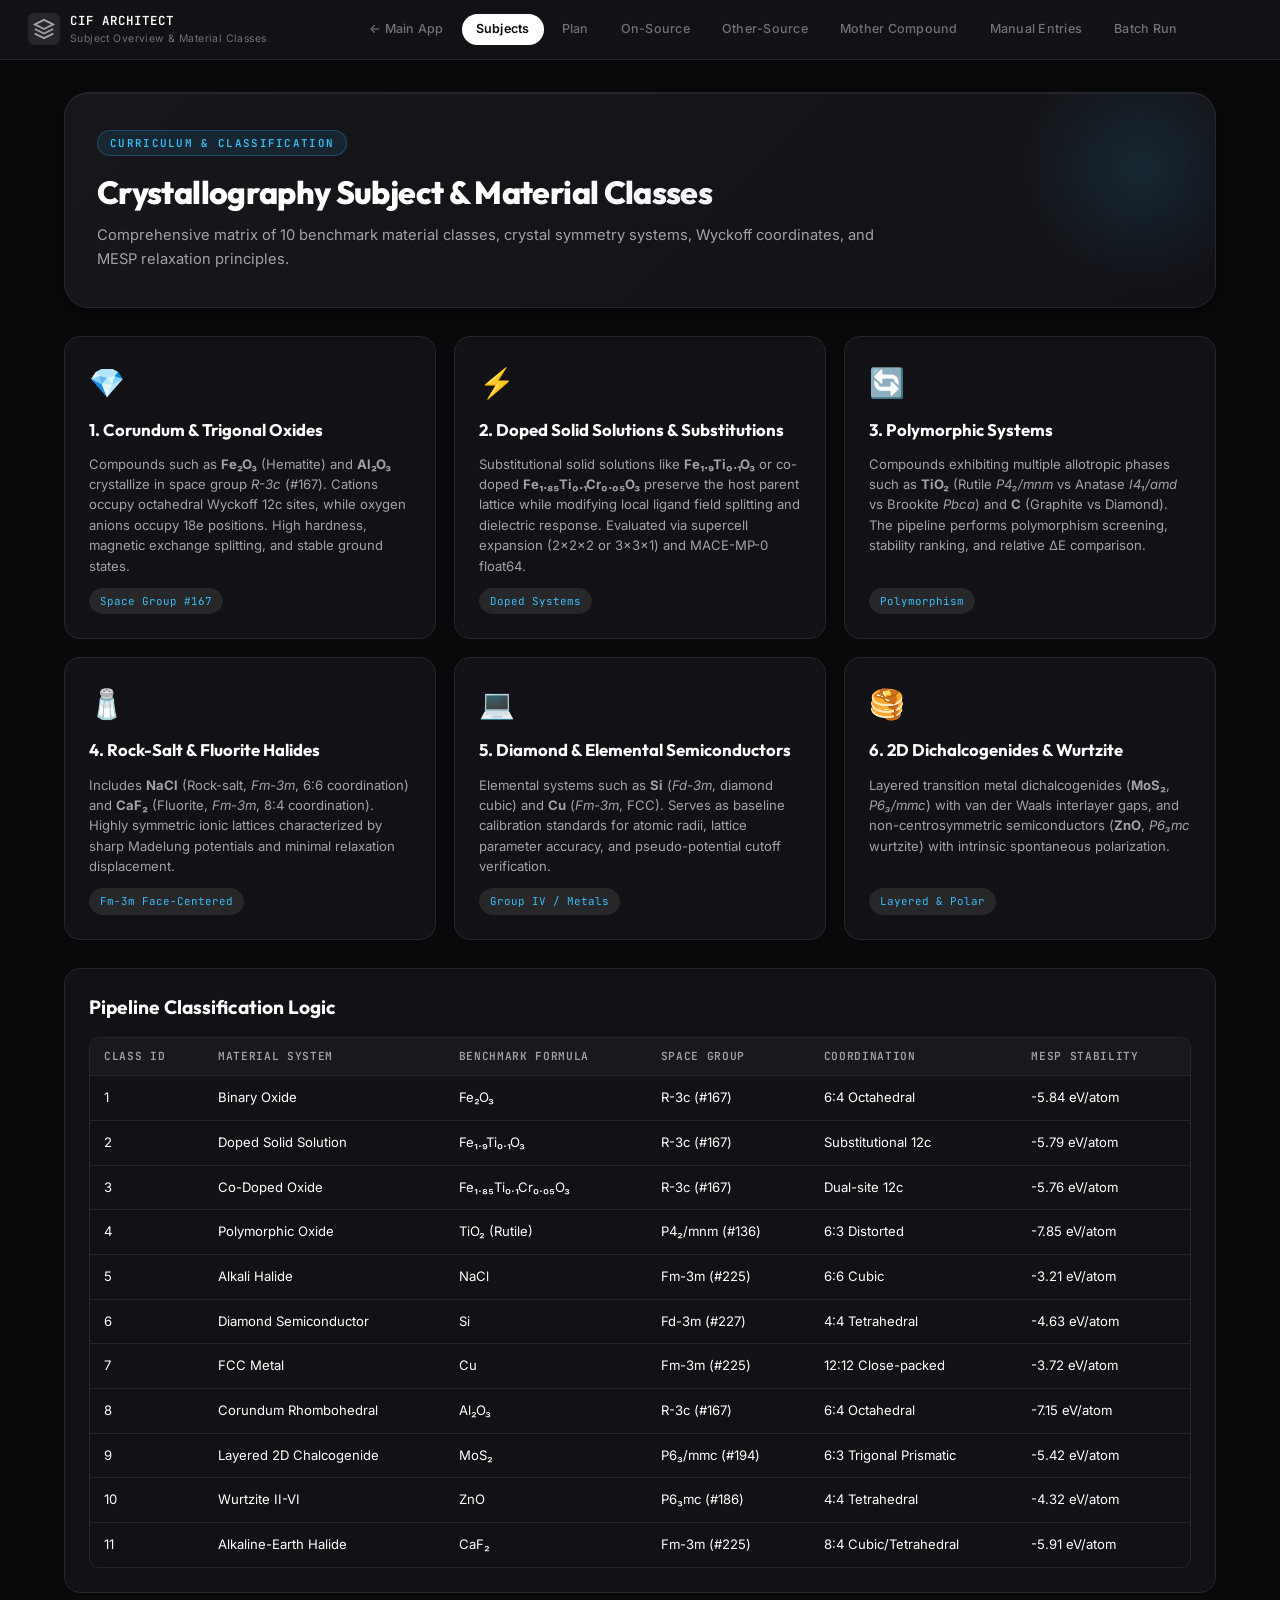
<file: frontend/subjects.html>
<!DOCTYPE html>
<html lang="en" data-theme="dark">
<head>
  <meta charset="UTF-8">
  <meta name="viewport" content="width=device-width, initial-scale=1.0">
  <title>Subjects Overview // CIF ARCHITECT</title>
  <link rel="preconnect" href="https://fonts.googleapis.com">
  <link rel="preconnect" href="https://fonts.gstatic.com" crossorigin>
  <link href="https://fonts.googleapis.com/css2?family=Inter:wght@300;400;500;600;700;800&family=JetBrains+Mono:wght@400;500;600&family=Outfit:wght@300;400;600;700;800&display=swap" rel="stylesheet">
  <link rel="stylesheet" href="style.css">
</head>
<body class="page-body">

  <header class="app-header">
    <div class="header-left">
      <a href="index.html" class="header-logo-btn" style="text-decoration:none">
        <div class="logo-mark">
          <svg width="22" height="22" viewBox="0 0 24 24" fill="none" stroke="currentColor" stroke-width="2">
            <polygon points="12 2 2 7 12 12 22 7 12 2"/>
            <polyline points="2 17 12 22 22 17"/>
            <polyline points="2 12 12 17 22 12"/>
          </svg>
        </div>
        <div>
          <div class="logo-title">CIF ARCHITECT</div>
          <div class="logo-subtitle">Subject Overview & Material Classes</div>
        </div>
      </a>
    </div>
    <nav class="header-nav">
      <a href="index.html" class="nav-pill">← Main App</a>
      <a href="subjects.html" class="nav-pill active">Subjects</a>
      <a href="plan.html" class="nav-pill">Plan</a>
      <a href="on_source.html" class="nav-pill">On-Source</a>
      <a href="other_source.html" class="nav-pill">Other-Source</a>
      <a href="mother_compound.html" class="nav-pill">Mother Compound</a>
      <a href="manual_entries.html" class="nav-pill">Manual Entries</a>
      <a href="batch.html" class="nav-pill">Batch Run</a>
    </nav>
  </header>

  <main class="page-container">
    <div class="page-hero">
      <span class="page-tag">CURRICULUM & CLASSIFICATION</span>
      <h1 class="page-title">Crystallography Subject & Material Classes</h1>
      <p class="page-desc">Comprehensive matrix of 10 benchmark material classes, crystal symmetry systems, Wyckoff coordinates, and MESP relaxation principles.</p>
    </div>

    <div class="grid-cards">
      <div class="feature-card">
        <div class="feature-icon">💎</div>
        <h3>1. Corundum & Trigonal Oxides</h3>
        <p>Compounds such as <strong>Fe₂O₃</strong> (Hematite) and <strong>Al₂O₃</strong> crystallize in space group <em>R-3c</em> (#167). Cations occupy octahedral Wyckoff 12c sites, while oxygen anions occupy 18e positions. High hardness, magnetic exchange splitting, and stable ground states.</p>
        <span class="card-badge">Space Group #167</span>
      </div>

      <div class="feature-card">
        <div class="feature-icon">⚡</div>
        <h3>2. Doped Solid Solutions & Substitutions</h3>
        <p>Substitutional solid solutions like <strong>Fe₁.₉Ti₀.₁O₃</strong> or co-doped <strong>Fe₁.₈₅Ti₀.₁Cr₀.₀₅O₃</strong> preserve the host parent lattice while modifying local ligand field splitting and dielectric response. Evaluated via supercell expansion (2x2x2 or 3x3x1) and MACE-MP-0 float64.</p>
        <span class="card-badge">Doped Systems</span>
      </div>

      <div class="feature-card">
        <div class="feature-icon">🔄</div>
        <h3>3. Polymorphic Systems</h3>
        <p>Compounds exhibiting multiple allotropic phases such as <strong>TiO₂</strong> (Rutile <em>P4₂/mnm</em> vs Anatase <em>I4₁/amd</em> vs Brookite <em>Pbca</em>) and <strong>C</strong> (Graphite vs Diamond). The pipeline performs polymorphism screening, stability ranking, and relative ΔE comparison.</p>
        <span class="card-badge">Polymorphism</span>
      </div>

      <div class="feature-card">
        <div class="feature-icon">🧂</div>
        <h3>4. Rock-Salt & Fluorite Halides</h3>
        <p>Includes <strong>NaCl</strong> (Rock-salt, <em>Fm-3m</em>, 6:6 coordination) and <strong>CaF₂</strong> (Fluorite, <em>Fm-3m</em>, 8:4 coordination). Highly symmetric ionic lattices characterized by sharp Madelung potentials and minimal relaxation displacement.</p>
        <span class="card-badge">Fm-3m Face-Centered</span>
      </div>

      <div class="feature-card">
        <div class="feature-icon">💻</div>
        <h3>5. Diamond & Elemental Semiconductors</h3>
        <p>Elemental systems such as <strong>Si</strong> (<em>Fd-3m</em>, diamond cubic) and <strong>Cu</strong> (<em>Fm-3m</em>, FCC). Serves as baseline calibration standards for atomic radii, lattice parameter accuracy, and pseudo-potential cutoff verification.</p>
        <span class="card-badge">Group IV / Metals</span>
      </div>

      <div class="feature-card">
        <div class="feature-icon">🥞</div>
        <h3>6. 2D Dichalcogenides & Wurtzite</h3>
        <p>Layered transition metal dichalcogenides (<strong>MoS₂</strong>, <em>P6₃/mmc</em>) with van der Waals interlayer gaps, and non-centrosymmetric semiconductors (<strong>ZnO</strong>, <em>P6₃mc</em> wurtzite) with intrinsic spontaneous polarization.</p>
        <span class="card-badge">Layered & Polar</span>
      </div>
    </div>

    <div class="info-section">
      <h2>Pipeline Classification Logic</h2>
      <table class="data-table">
        <thead>
          <tr>
            <th>Class ID</th>
            <th>Material System</th>
            <th>Benchmark Formula</th>
            <th>Space Group</th>
            <th>Coordination</th>
            <th>MESP Stability</th>
          </tr>
        </thead>
        <tbody>
          <tr><td>1</td><td>Binary Oxide</td><td>Fe₂O₃</td><td>R-3c (#167)</td><td>6:4 Octahedral</td><td>-5.84 eV/atom</td></tr>
          <tr><td>2</td><td>Doped Solid Solution</td><td>Fe₁.₉Ti₀.₁O₃</td><td>R-3c (#167)</td><td>Substitutional 12c</td><td>-5.79 eV/atom</td></tr>
          <tr><td>3</td><td>Co-Doped Oxide</td><td>Fe₁.₈₅Ti₀.₁Cr₀.₀₅O₃</td><td>R-3c (#167)</td><td>Dual-site 12c</td><td>-5.76 eV/atom</td></tr>
          <tr><td>4</td><td>Polymorphic Oxide</td><td>TiO₂ (Rutile)</td><td>P4₂/mnm (#136)</td><td>6:3 Distorted</td><td>-7.85 eV/atom</td></tr>
          <tr><td>5</td><td>Alkali Halide</td><td>NaCl</td><td>Fm-3m (#225)</td><td>6:6 Cubic</td><td>-3.21 eV/atom</td></tr>
          <tr><td>6</td><td>Diamond Semiconductor</td><td>Si</td><td>Fd-3m (#227)</td><td>4:4 Tetrahedral</td><td>-4.63 eV/atom</td></tr>
          <tr><td>7</td><td>FCC Metal</td><td>Cu</td><td>Fm-3m (#225)</td><td>12:12 Close-packed</td><td>-3.72 eV/atom</td></tr>
          <tr><td>8</td><td>Corundum Rhombohedral</td><td>Al₂O₃</td><td>R-3c (#167)</td><td>6:4 Octahedral</td><td>-7.15 eV/atom</td></tr>
          <tr><td>9</td><td>Layered 2D Chalcogenide</td><td>MoS₂</td><td>P6₃/mmc (#194)</td><td>6:3 Trigonal Prismatic</td><td>-5.42 eV/atom</td></tr>
          <tr><td>10</td><td>Wurtzite II-VI</td><td>ZnO</td><td>P6₃mc (#186)</td><td>4:4 Tetrahedral</td><td>-4.32 eV/atom</td></tr>
          <tr><td>11</td><td>Alkaline-Earth Halide</td><td>CaF₂</td><td>Fm-3m (#225)</td><td>8:4 Cubic/Tetrahedral</td><td>-5.91 eV/atom</td></tr>
        </tbody>
      </table>
    </div>
  </main>

</body>
</html>
</file>
<file: frontend/style.css>
/* ==========================================================================
   CIF ARCHITECT v2.0 — Complete Design System
   Multi-page SPA: Login · Input · Review · Pipeline · Results · Subjects · Batch
   ========================================================================== */

/* --------------------------------------------------------------------------
   Design Tokens & Core Variables
   -------------------------------------------------------------------------- */
:root {
  --bg-primary:    #09090b;
  --bg-secondary:  #121216;
  --bg-tertiary:   #18181d;
  --bg-glass:      rgba(18, 18, 22, 0.85);

  --border-subtle: #27272a;
  --border-active: #3f3f46;
  --border-glow:   rgba(255,255,255,0.18);

  --text-primary:   #ffffff;
  --text-secondary: #a1a1aa;
  --text-muted:     #71717a;

  --accent-white:  #ffffff;
  --accent-silver: #e4e4e7;
  --accent-glow:   rgba(255,255,255,0.12);
  --accent-dot:    #10b981;
  --accent-blue:   #38bdf8;
  --accent-amber:  #f59e0b;
  --accent-red:    #ef4444;
  --badge-bg:      #27272a;
  --code-bg:       #0d0d11;

  --font-sans: 'Inter', -apple-system, BlinkMacSystemFont, sans-serif;
  --font-display: 'Outfit', 'Inter', sans-serif;
  --font-mono: 'JetBrains Mono', 'Fira Code', Menlo, monospace;

  --radius-sm:   6px;
  --radius-md:   10px;
  --radius-lg:   16px;
  --radius-xl:   24px;
  --radius-full: 9999px;

  --shadow-sm:   0 1px 2px rgba(0,0,0,.35);
  --shadow-md:   0 4px 16px rgba(0,0,0,.45);
  --shadow-lg:   0 8px 32px rgba(0,0,0,.55);
  --shadow-glow: 0 0 28px rgba(255,255,255,.07);

  --transition: all 0.22s cubic-bezier(0.16,1,0.3,1);
}

[data-theme="light"] {
  --bg-primary:    #f8fafc;
  --bg-secondary:  #ffffff;
  --bg-tertiary:   #f1f5f9;
  --bg-glass:      rgba(255,255,255,0.92);
  --border-subtle: #e2e8f0;
  --border-active: #cbd5e1;
  --border-glow:   rgba(0,0,0,0.12);
  --text-primary:  #09090b;
  --text-secondary:#475569;
  --text-muted:    #94a3b8;
  --accent-white:  #09090b;
  --accent-silver: #334155;
  --accent-glow:   rgba(0,0,0,0.06);
  --accent-dot:    #059669;
  --accent-blue:   #0284c7;
  --badge-bg:      #e2e8f0;
  --code-bg:       #f8fafc;
  --shadow-glow:   0 0 24px rgba(0,0,0,.05);
}

/* --------------------------------------------------------------------------
   Global Reset
   -------------------------------------------------------------------------- */
*, *::before, *::after { box-sizing: border-box; margin:0; padding:0; }

html { scroll-behavior: smooth; }

body {
  font-family: var(--font-sans);
  background: var(--bg-primary);
  color: var(--text-primary);
  line-height: 1.5;
  min-height: 100vh;
  display: flex;
  flex-direction: column;
  overflow-x: hidden;
  -webkit-font-smoothing: antialiased;
}

a { color: inherit; text-decoration: none; }
button { cursor: pointer; border: none; background: none; font-family: inherit; }
input, textarea, select { font-family: inherit; }
code { font-family: var(--font-mono); }

/* --------------------------------------------------------------------------
   Page View Router
   -------------------------------------------------------------------------- */
.page-view { display: none !important; }
.page-view.active { display: flex !important; flex-direction: column; }
.app-page { flex: 1; overflow-y: auto; }

/* --------------------------------------------------------------------------
   SHARED HEADER
   -------------------------------------------------------------------------- */
.app-header {
  height: 60px;
  padding: 0 20px;
  background: var(--bg-secondary);
  border-bottom: 1px solid var(--border-subtle);
  display: flex;
  align-items: center;
  justify-content: space-between;
  gap: 12px;
  position: sticky;
  top: 0;
  z-index: 100;
  flex-shrink: 0;
}

.header-logo-btn {
  display: flex;
  align-items: center;
  gap: 10px;
  background: none;
  border: none;
  cursor: pointer;
  color: var(--text-primary);
  padding: 4px 8px;
  border-radius: var(--radius-sm);
  transition: var(--transition);
}
.header-logo-btn:hover { background: var(--bg-tertiary); }

.logo-mark {
  width: 32px; height: 32px;
  background: var(--badge-bg);
  border: 1px solid var(--border-subtle);
  border-radius: var(--radius-sm);
  display: flex; align-items: center; justify-content: center;
  color: var(--text-secondary);
}
.logo-title {
  font-family: var(--font-mono);
  font-size: 0.78rem;
  font-weight: 600;
  letter-spacing: 0.08em;
  color: var(--text-primary);
}
.logo-subtitle {
  font-size: 0.65rem;
  color: var(--text-muted);
  letter-spacing: 0.04em;
}

.header-nav {
  display: flex;
  align-items: center;
  gap: 4px;
  flex: 1;
  justify-content: center;
}
.nav-pill {
  display: inline-flex;
  align-items: center;
  justify-content: center;
  padding: 6px 14px;
  border-radius: var(--radius-full);
  font-size: 0.78rem;
  font-weight: 500;
  color: var(--text-muted);
  text-decoration: none;
  transition: var(--transition);
  letter-spacing: 0.02em;
  white-space: nowrap;
  cursor: pointer;
}
.nav-pill:hover { color: var(--text-primary); background: var(--bg-tertiary); }
.nav-pill.active { background: var(--accent-white); color: var(--bg-primary); font-weight: 600; }
.nav-pill.ghost { font-size: 0.72rem; opacity: 0.7; }
.nav-pill.ghost:hover { opacity: 1; }
.nav-separator { width: 1px; height: 18px; background: var(--border-subtle); margin: 0 4px; }

.header-right { display: flex; align-items: center; gap: 8px; }

.timer-badge {
  display: flex; align-items: center; gap: 5px;
  padding: 4px 10px;
  background: var(--badge-bg);
  border: 1px solid var(--border-subtle);
  border-radius: var(--radius-full);
  font-family: var(--font-mono);
  font-size: 0.7rem;
  color: var(--text-secondary);
}
.timer-value { color: var(--accent-dot); font-weight: 600; }
.timer-label { color: var(--text-muted); letter-spacing: 0.06em; }

.precision-badge {
  display: flex; align-items: center; gap: 6px;
  padding: 4px 10px;
  border: 1px solid var(--border-subtle);
  border-radius: var(--radius-full);
  font-size: 0.68rem;
  color: var(--text-muted);
  letter-spacing: 0.06em;
  font-family: var(--font-mono);
}
.status-dot {
  width: 7px; height: 7px;
  border-radius: 50%;
  background: var(--accent-dot);
  animation: pulse-dot 2s ease-in-out infinite;
  flex-shrink: 0;
}
@keyframes pulse-dot {
  0%,100% { opacity:1; transform:scale(1); }
  50% { opacity:0.6; transform:scale(0.85); }
}

.icon-btn {
  width: 32px; height: 32px;
  display: flex; align-items: center; justify-content: center;
  border-radius: var(--radius-sm);
  color: var(--text-secondary);
  transition: var(--transition);
}
.icon-btn:hover { background: var(--bg-tertiary); color: var(--text-primary); }
.logout-btn:hover { color: var(--accent-red) !important; }
.hidden { display: none !important; }

/* ==========================================================================
   LOGIN PAGE
   ========================================================================== */
#page-login {
  position: relative;
  min-height: 100vh;
  align-items: center;
  justify-content: center;
  overflow: hidden;
  flex-direction: column;
}

.login-bg {
  position: absolute; inset: 0; pointer-events: none; overflow: hidden;
}
.login-bg-grid {
  position: absolute; inset: 0;
  background-image:
    linear-gradient(var(--border-subtle) 1px, transparent 1px),
    linear-gradient(90deg, var(--border-subtle) 1px, transparent 1px);
  background-size: 48px 48px;
  opacity: 0.35;
}
.login-bg-orb {
  position: absolute;
  border-radius: 50%;
  filter: blur(80px);
  pointer-events: none;
}
.orb-1 { width:500px; height:500px; top:-200px; right:-150px; background:rgba(56,189,248,0.06); }
.orb-2 { width:400px; height:400px; bottom:-100px; left:-100px; background:rgba(16,185,129,0.05); }
.orb-3 { width:300px; height:300px; top:50%; left:50%; transform:translate(-50%,-50%); background:rgba(255,255,255,0.02); }

.login-container {
  position: relative; z-index: 1;
  display: flex; flex-direction: column; align-items: center;
  gap: 32px; width: 100%; max-width: 420px; padding: 32px 16px;
}

.login-brand { text-align: center; }
.login-logo-mark {
  width: 72px; height: 72px;
  margin: 0 auto 16px;
  background: linear-gradient(135deg, var(--bg-tertiary), var(--bg-secondary));
  border: 1px solid var(--border-subtle);
  border-radius: 20px;
  display: flex; align-items: center; justify-content: center;
  color: var(--text-secondary);
  box-shadow: var(--shadow-lg), inset 0 1px 0 rgba(255,255,255,0.06);
  animation: logo-float 4s ease-in-out infinite;
}
@keyframes logo-float {
  0%,100% { transform: translateY(0); }
  50% { transform: translateY(-6px); }
}
.login-title {
  font-family: var(--font-display);
  font-size: 1.8rem; font-weight: 800;
  letter-spacing: -0.02em;
  background: linear-gradient(135deg, #fff 30%, #a1a1aa 100%);
  -webkit-background-clip: text; -webkit-text-fill-color: transparent;
  background-clip: text;
}
.login-subtitle {
  font-size: 0.85rem; color: var(--text-muted); margin-top: 6px;
}
.login-badges { display: flex; gap: 8px; justify-content: center; margin-top: 12px; flex-wrap: wrap; }
.login-badge {
  padding: 3px 10px;
  background: var(--badge-bg);
  border: 1px solid var(--border-subtle);
  border-radius: var(--radius-full);
  font-size: 0.65rem;
  font-family: var(--font-mono);
  color: var(--text-muted);
  letter-spacing: 0.05em;
}

.login-card {
  width: 100%;
  background: var(--bg-glass);
  border: 1px solid var(--border-subtle);
  border-radius: var(--radius-xl);
  padding: 32px;
  backdrop-filter: blur(24px);
  box-shadow: var(--shadow-lg), inset 0 1px 0 rgba(255,255,255,0.05);
}
.login-card-header { margin-bottom: 24px; }
.login-card-header h2 {
  font-family: var(--font-display);
  font-size: 1.2rem; font-weight: 700;
}
.login-card-header p { font-size: 0.82rem; color: var(--text-muted); margin-top: 4px; }

.login-form { display: flex; flex-direction: column; gap: 16px; }
.login-field-group { display: flex; flex-direction: column; gap: 14px; }
.login-field { display: flex; flex-direction: column; gap: 6px; }
.login-field label { font-size: 0.75rem; font-weight: 500; color: var(--text-secondary); letter-spacing: 0.04em; }
.login-input-wrapper {
  position: relative; display: flex; align-items: center;
}
.login-field-icon {
  position: absolute; left: 12px; color: var(--text-muted); pointer-events: none;
  flex-shrink: 0;
}
.login-input-wrapper input {
  width: 100%; padding: 10px 12px 10px 38px;
  background: var(--bg-tertiary);
  border: 1px solid var(--border-subtle);
  border-radius: var(--radius-md);
  color: var(--text-primary); font-size: 0.875rem;
  transition: var(--transition); outline: none;
}
.login-input-wrapper input:focus {
  border-color: var(--border-active);
  box-shadow: 0 0 0 3px var(--accent-glow);
}
.login-input-wrapper input.error { border-color: var(--accent-red); }
.password-toggle {
  position: absolute; right: 10px;
  color: var(--text-muted); padding: 4px;
  transition: var(--transition);
}
.password-toggle:hover { color: var(--text-primary); }
.login-field-error { font-size: 0.72rem; color: var(--accent-red); min-height: 1em; }

.login-error-banner {
  display: flex; align-items: center; gap: 8px;
  padding: 10px 14px;
  background: rgba(239,68,68,0.08);
  border: 1px solid rgba(239,68,68,0.25);
  border-radius: var(--radius-md);
  font-size: 0.8rem; color: #fca5a5;
}

.login-submit-btn {
  width: 100%; padding: 12px;
  background: var(--accent-white);
  color: var(--bg-primary);
  border-radius: var(--radius-md);
  font-weight: 700; font-size: 0.9rem;
  letter-spacing: 0.04em;
  transition: var(--transition);
  display: flex; align-items: center; justify-content: center; gap: 8px;
}
.login-submit-btn:hover {
  transform: translateY(-1px);
  box-shadow: 0 8px 24px rgba(255,255,255,0.15);
}
.login-submit-btn:active { transform: translateY(0); }

.btn-spinner {
  width: 16px; height: 16px;
  border: 2px solid rgba(0,0,0,0.2);
  border-top-color: var(--bg-primary);
  border-radius: 50%;
  animation: spin 0.8s linear infinite;
}
@keyframes spin { to { transform: rotate(360deg); } }

.login-demo-hint {
  text-align: center; font-size: 0.72rem; color: var(--text-muted);
}
.login-demo-hint code {
  background: var(--badge-bg); padding: 1px 6px;
  border-radius: 4px; color: var(--text-secondary);
}

.login-footer {
  display: flex; gap: 10px; align-items: center;
  font-size: 0.68rem; color: var(--text-muted); letter-spacing: 0.04em;
  font-family: var(--font-mono);
}

/* ==========================================================================
   SHARED APP LAYOUT
   ========================================================================== */
.app-main {
  display: grid;
  grid-template-columns: 320px 1fr;
  flex: 1;
  min-height: 0;
  overflow: hidden;
}

.sidebar-panel {
  background: var(--bg-secondary);
  border-right: 1px solid var(--border-subtle);
  padding: 16px;
  overflow-y: auto;
  display: flex;
  flex-direction: column;
  gap: 14px;
}

.workspace-panel {
  background: var(--bg-primary);
  display: flex;
  flex-direction: column;
  overflow: hidden;
}

/* --------------------------------------------------------------------------
   Controls / Form
   -------------------------------------------------------------------------- */
.control-section {
  background: var(--bg-tertiary);
  border: 1px solid var(--border-subtle);
  border-radius: var(--radius-lg);
  padding: 14px;
}

.section-header-row { display: flex; align-items: center; justify-content: space-between; margin-bottom: 10px; }
.section-label { font-size: 0.65rem; font-weight: 600; letter-spacing: 0.1em; color: var(--text-muted); text-transform: uppercase; }
.section-badge { font-size: 0.62rem; padding: 2px 8px; background: var(--badge-bg); border-radius: var(--radius-full); color: var(--text-secondary); border: 1px solid var(--border-subtle); }

/* Preset chips */
.preset-group { display: flex; flex-wrap: wrap; gap: 6px; }
.preset-chip {
  padding: 5px 10px;
  background: var(--badge-bg);
  border: 1px solid var(--border-subtle);
  border-radius: var(--radius-full);
  font-size: 0.72rem;
  color: var(--text-secondary);
  transition: var(--transition);
  font-family: var(--font-mono);
  cursor: pointer;
}
.preset-chip:hover { border-color: var(--border-active); color: var(--text-primary); }
.preset-chip.active { background: var(--accent-white); color: var(--bg-primary); border-color: var(--accent-white); }

/* Form groups */
.form-group { display: flex; flex-direction: column; gap: 5px; }
.form-group label { font-size: 0.68rem; color: var(--text-muted); font-weight: 500; letter-spacing: 0.04em; }
.form-row { display: flex; gap: 8px; }
.form-group.half { flex: 1; }

.input-wrapper { position: relative; }
.input-wrapper input, input[type="text"], input[type="number"] {
  width: 100%; padding: 8px 10px;
  background: var(--bg-primary);
  border: 1px solid var(--border-subtle);
  border-radius: var(--radius-sm);
  color: var(--text-primary); font-size: 0.82rem;
  transition: var(--transition); outline: none;
}
input:focus {
  border-color: var(--border-active);
  box-shadow: 0 0 0 3px var(--accent-glow);
}
input.invalid { border-color: var(--accent-red) !important; }
.help-text { font-size: 0.65rem; color: var(--text-muted); }

/* Element chips / search space */
.elements-space-card {
  background: var(--bg-primary);
  border: 1px solid var(--border-subtle);
  border-radius: var(--radius-md);
  padding: 10px;
}
.elements-space-header { display: flex; justify-content: space-between; align-items: center; margin-bottom: 8px; }
.elements-space-title { font-size: 0.62rem; letter-spacing: 0.08em; color: var(--text-muted); font-weight: 600; text-transform: uppercase; }
.elements-space-count { font-size: 0.62rem; color: var(--accent-blue); font-family: var(--font-mono); }
.elements-chip-container { display: flex; flex-wrap: wrap; gap: 6px; margin-bottom: 8px; }
.element-chip {
  display: flex; align-items: center; gap: 5px;
  padding: 4px 8px;
  background: var(--bg-tertiary);
  border: 1px solid var(--border-subtle);
  border-radius: var(--radius-sm);
  font-family: var(--font-mono); font-size: 0.7rem;
}
.el-symbol { font-weight: 700; color: var(--text-primary); }
.el-amount { color: var(--text-secondary); }
.el-wt { color: var(--text-muted); font-size: 0.62rem; }

/* Balance check */
.balance-check-row { display: flex; align-items: center; justify-content: space-between; margin-top: 6px; }
.balance-indicator {
  display: flex; align-items: center; gap: 5px;
  font-size: 0.68rem; font-family: var(--font-mono);
  padding: 3px 8px;
  border-radius: var(--radius-full);
}
.balance-ok { background: rgba(16,185,129,0.1); color: #6ee7b7; border: 1px solid rgba(16,185,129,0.2); }
.balance-warn { background: rgba(245,158,11,0.1); color: #fcd34d; border: 1px solid rgba(245,158,11,0.2); }
.balance-invalid { background: rgba(239,68,68,0.1); color: #fca5a5; border: 1px solid rgba(239,68,68,0.2); }
.balance-unknown { background: var(--badge-bg); color: var(--text-muted); border: 1px solid var(--border-subtle); }

.clear-btn {
  display: flex; align-items: center; gap: 4px;
  font-size: 0.68rem; color: var(--text-muted);
  padding: 3px 8px;
  border: 1px solid var(--border-subtle);
  border-radius: var(--radius-full);
  transition: var(--transition);
}
.clear-btn:hover { color: var(--accent-red); border-color: var(--accent-red); }

.search-elements-summary { font-size: 0.65rem; color: var(--text-muted); margin-top: 6px; }
.search-elements-summary strong { color: var(--accent-blue); font-family: var(--font-mono); }

.doping-detected-bar {
  display: flex; align-items: center; gap: 8px;
  padding: 8px 10px;
  background: rgba(245,158,11,0.08);
  border: 1px solid rgba(245,158,11,0.2);
  border-radius: var(--radius-sm);
  font-size: 0.75rem; color: #fcd34d;
}

/* Doping drawer */
.doping-drawer { border: 1px solid var(--border-subtle); border-radius: var(--radius-md); overflow: hidden; }
.drawer-summary {
  display: flex; align-items: center; justify-content: space-between;
  padding: 10px 12px; cursor: pointer;
  font-size: 0.78rem; color: var(--text-secondary);
  list-style: none; transition: var(--transition);
}
.drawer-summary:hover { background: var(--bg-tertiary); }
details[open] .drawer-indicator { transform: rotate(45deg); }
.drawer-indicator { transition: transform 0.2s; font-size: 1rem; color: var(--text-muted); }
.drawer-title-group { display: flex; align-items: center; gap: 8px; }
.drawer-title { font-size: 0.78rem; }
.drawer-badge { font-size: 0.62rem; padding: 2px 7px; background: var(--badge-bg); border-radius: var(--radius-full); border: 1px solid var(--border-subtle); color: var(--text-muted); }
.drawer-content { padding: 12px; border-top: 1px solid var(--border-subtle); background: var(--bg-primary); }
.drawer-desc { font-size: 0.72rem; color: var(--text-muted); margin-bottom: 10px; }
.doping-criteria-bar { display: flex; align-items: center; justify-content: space-between; margin-bottom: 8px; }
.criteria-label-group { display: flex; align-items: center; gap: 6px; }
.criteria-label { font-size: 0.62rem; letter-spacing: 0.08em; color: var(--text-muted); font-weight: 600; text-transform: uppercase; }
.criteria-badge { font-size: 0.62rem; padding: 2px 7px; background: var(--badge-bg); border-radius: var(--radius-full); color: var(--text-secondary); }
.add-dopant-btn {
  display: flex; align-items: center; gap: 4px;
  font-size: 0.7rem; padding: 4px 10px;
  border: 1px solid var(--border-subtle); border-radius: var(--radius-full);
  color: var(--text-muted); transition: var(--transition);
}
.add-dopant-btn:hover { border-color: var(--accent-dot); color: var(--accent-dot); }
.plus-symbol { font-size: 1rem; line-height: 1; }
.dopant-cell {
  border: 1px solid var(--border-subtle); border-radius: var(--radius-sm);
  padding: 8px; margin-bottom: 6px; background: var(--bg-tertiary);
}
.dopant-cell-header { display: flex; justify-content: space-between; align-items: center; margin-bottom: 8px; }
.dopant-cell-badge { font-size: 0.6rem; letter-spacing: 0.08em; color: var(--text-muted); font-weight: 600; text-transform: uppercase; }
.remove-dopant-btn { font-size: 1rem; color: var(--text-muted); line-height: 1; }
.remove-dopant-btn:hover { color: var(--accent-red); }
.co-badge { color: var(--accent-amber); }

/* Buttons */
.primary-btn {
  display: flex; align-items: center; justify-content: center; gap: 8px;
  width: 100%; padding: 11px 16px;
  background: var(--accent-white); color: var(--bg-primary);
  border-radius: var(--radius-md); font-weight: 700; font-size: 0.82rem;
  letter-spacing: 0.05em; transition: var(--transition);
}
.primary-btn:hover { transform: translateY(-1px); box-shadow: 0 6px 20px rgba(255,255,255,0.12); }
.primary-btn:active { transform: translateY(0); }
.btn-arrow { transition: transform 0.2s; }
.primary-btn:hover .btn-arrow { transform: translateX(3px); }

.secondary-btn {
  display: inline-flex; align-items: center; gap: 6px;
  padding: 7px 12px;
  border: 1px solid var(--border-subtle); border-radius: var(--radius-sm);
  font-size: 0.75rem; font-weight: 500; color: var(--text-secondary);
  transition: var(--transition);
}
.secondary-btn:hover { border-color: var(--border-active); color: var(--text-primary); }
.secondary-btn.primary-sub { border-color: var(--border-active); }

/* Telemetry */
.telemetry-section { }
.telemetry-grid { display: flex; flex-direction: column; gap: 6px; margin-top: 8px; }
.telemetry-item { display: flex; justify-content: space-between; align-items: center; }
.telemetry-key { font-size: 0.68rem; color: var(--text-muted); }
.telemetry-val { font-size: 0.68rem; font-family: var(--font-mono); color: var(--text-secondary); }
.telemetry-val.highlight { color: var(--accent-blue); }
.telemetry-val.active { color: var(--accent-dot); }
.telemetry-val.warn { color: var(--accent-amber); }

/* ==========================================================================
   INPUT PAGE — Welcome Panel
   ========================================================================== */
.input-welcome-panel {
  background: var(--bg-primary) !important;
  display: flex; align-items: center; justify-content: center;
  padding: 32px;
}
.welcome-hero { max-width: 640px; text-align: center; }
.welcome-crystal-icon {
  color: var(--text-muted); margin-bottom: 20px;
  animation: logo-float 5s ease-in-out infinite;
}
.welcome-title {
  font-family: var(--font-display); font-size: 1.5rem; font-weight: 700;
  letter-spacing: -0.01em; margin-bottom: 10px;
}
.welcome-desc { font-size: 0.87rem; color: var(--text-secondary); line-height: 1.7; margin-bottom: 28px; }

.welcome-flow-steps {
  display: flex; align-items: center; gap: 6px;
  justify-content: center; margin-bottom: 32px; flex-wrap: wrap;
}
.flow-step { text-align: center; }
.flow-step-num {
  font-family: var(--font-mono); font-size: 1rem; font-weight: 700;
  color: var(--text-primary); margin-bottom: 4px;
}
.flow-step-label { font-size: 0.72rem; color: var(--text-muted); white-space: nowrap; }
.flow-step-arrow { font-size: 1.2rem; color: var(--border-active); }

.welcome-info-grid { display: grid; grid-template-columns: 1fr 1fr; gap: 12px; }
.welcome-info-card {
  background: var(--bg-secondary);
  border: 1px solid var(--border-subtle);
  border-radius: var(--radius-lg);
  padding: 16px;
  text-align: left;
  transition: var(--transition);
}
.welcome-info-card:hover { border-color: var(--border-active); transform: translateY(-2px); }
.wic-icon { font-size: 1.4rem; margin-bottom: 6px; }
.wic-title { font-size: 0.82rem; font-weight: 600; margin-bottom: 4px; }
.wic-desc { font-size: 0.7rem; color: var(--text-muted); line-height: 1.5; }

/* ==========================================================================
   FORMULA REVIEW PAGE
   ========================================================================== */
.review-container {
  max-width: 720px; margin: 0 auto;
  padding: 32px 20px; display: flex; flex-direction: column; gap: 16px;
  width: 100%;
}
.review-header-box {
  display: flex; align-items: center; gap: 16px;
  padding-bottom: 16px;
  border-bottom: 1px solid var(--border-subtle);
}
.review-icon {
  width: 48px; height: 48px; flex-shrink: 0;
  background: var(--bg-tertiary);
  border: 1px solid var(--border-subtle);
  border-radius: var(--radius-md);
  display: flex; align-items: center; justify-content: center;
  color: var(--text-secondary);
}
.review-page-title { font-family: var(--font-display); font-size: 1.3rem; font-weight: 700; }
.review-page-subtitle { font-size: 0.8rem; color: var(--text-muted); margin-top: 2px; }

.review-card {
  background: var(--bg-secondary);
  border: 1px solid var(--border-subtle);
  border-radius: var(--radius-lg);
  padding: 20px;
}
.review-card-label {
  font-size: 0.62rem; letter-spacing: 0.1em; font-weight: 600;
  color: var(--text-muted); text-transform: uppercase; margin-bottom: 14px;
  padding-bottom: 8px; border-bottom: 1px solid var(--border-subtle);
}
.review-formula-display { display: flex; flex-direction: column; gap: 10px; }
.review-formula-row { display: flex; align-items: baseline; gap: 12px; }
.review-label { font-size: 0.75rem; color: var(--text-muted); min-width: 140px; flex-shrink: 0; }
.review-value { font-size: 0.87rem; color: var(--text-primary); }
.review-value.mono { font-family: var(--font-mono); }
.review-value.accent { color: var(--accent-blue); font-size: 1rem; font-weight: 600; }

.review-elements-grid { display: flex; flex-wrap: wrap; gap: 8px; }
.review-element-item {
  display: flex; flex-direction: column; align-items: center;
  background: var(--bg-tertiary); border: 1px solid var(--border-subtle);
  border-radius: var(--radius-md); padding: 10px 14px; min-width: 80px;
}
.rei-z { font-size: 0.6rem; color: var(--text-muted); margin-bottom: 2px; }
.rei-symbol { font-size: 1.1rem; font-weight: 700; color: var(--text-primary); font-family: var(--font-mono); }
.rei-name { font-size: 0.65rem; color: var(--text-secondary); margin-top: 2px; }
.rei-amt { font-size: 0.7rem; color: var(--accent-blue); font-family: var(--font-mono); margin-top: 4px; }
.rei-wt { font-size: 0.62rem; color: var(--text-muted); }

.review-balance-row { margin-top: 12px; }
.review-doping-details { display: flex; flex-direction: column; gap: 8px; }
.rdop-row { display: flex; gap: 12px; align-items: baseline; }
.rdop-label { font-size: 0.72rem; color: var(--text-muted); min-width: 130px; }
.rdop-val { font-size: 0.82rem; font-family: var(--font-mono); color: var(--accent-dot); }

.review-actions {
  display: flex; align-items: center; justify-content: space-between; gap: 12px;
  padding-top: 8px;
}
.review-right-actions { display: flex; gap: 10px; }
.review-back-btn {
  display: flex; align-items: center; gap: 6px;
  padding: 9px 16px;
  border: 1px solid var(--border-subtle); border-radius: var(--radius-md);
  font-size: 0.78rem; color: var(--text-secondary); transition: var(--transition);
}
.review-back-btn:hover { color: var(--text-primary); border-color: var(--border-active); }
.review-edit-btn {
  display: flex; align-items: center; gap: 6px;
  padding: 9px 16px;
  border: 1px solid var(--border-active); border-radius: var(--radius-md);
  font-size: 0.78rem; color: var(--text-secondary); transition: var(--transition);
}
.review-edit-btn:hover { color: var(--text-primary); }
.review-run-btn {
  display: flex; align-items: center; gap: 8px;
  padding: 10px 24px;
  background: var(--accent-white); color: var(--bg-primary);
  border-radius: var(--radius-md); font-weight: 700; font-size: 0.82rem;
  letter-spacing: 0.04em; transition: var(--transition);
}
.review-run-btn:hover { transform: translateY(-1px); box-shadow: 0 6px 20px rgba(255,255,255,0.14); }

/* ==========================================================================
   PIPELINE RUNNING PAGE
   ========================================================================== */
.pipeline-run-container {
  max-width: 800px; margin: 0 auto;
  padding: 32px 20px; width: 100%;
}
.pipeline-run-header {
  display: flex; align-items: center; gap: 20px;
  margin-bottom: 28px; padding-bottom: 20px;
  border-bottom: 1px solid var(--border-subtle);
}

/* Atom spinner */
.pipeline-atom-spinner {
  position: relative; width: 56px; height: 56px; flex-shrink: 0;
}
.atom-orbit {
  position: absolute; inset: 0; border-radius: 50%;
  border: 1.5px solid transparent;
  border-top-color: var(--text-secondary);
}
.orbit-1 { animation: spin 1.2s linear infinite; border-top-color: var(--accent-blue); }
.orbit-2 { inset: 8px; animation: spin 1.8s linear infinite reverse; border-top-color: var(--accent-dot); }
.orbit-3 { inset: 16px; animation: spin 2.4s linear infinite; border-top-color: var(--accent-amber); }
.atom-nucleus {
  position: absolute; top: 50%; left: 50%;
  width: 8px; height: 8px; border-radius: 50%;
  background: var(--text-primary);
  transform: translate(-50%, -50%);
  box-shadow: 0 0 8px rgba(255,255,255,0.6);
}

.pipeline-run-title {
  font-family: var(--font-display); font-size: 1.2rem; font-weight: 700;
}
.pipeline-run-subtitle { font-size: 0.82rem; color: var(--text-muted); margin-top: 3px; }
.pipeline-run-timer {
  margin-left: auto; text-align: right;
  display: flex; flex-direction: column; align-items: flex-end; gap: 2px;
}
.pipeline-timer-val { font-family: var(--font-mono); font-size: 1.4rem; font-weight: 700; color: var(--accent-blue); }

/* Live stages */
.pipeline-stages-live {
  display: flex; flex-direction: column; gap: 0;
  border: 1px solid var(--border-subtle); border-radius: var(--radius-lg);
  overflow: hidden; margin-bottom: 20px;
}
.live-stage {
  display: flex; align-items: flex-start; gap: 14px;
  padding: 14px 18px;
  border-bottom: 1px solid var(--border-subtle);
  transition: background 0.3s;
}
.live-stage:last-child { border-bottom: none; }
.live-stage.running { background: rgba(56,189,248,0.04); }
.live-stage.completed { background: rgba(16,185,129,0.04); }
.live-stage.skipped { opacity: 0.5; }

.live-stage-dot {
  width: 12px; height: 12px; border-radius: 50%;
  flex-shrink: 0; margin-top: 4px;
}
.live-stage-dot.pending { background: var(--border-active); }
.live-stage-dot.running {
  background: var(--accent-blue);
  box-shadow: 0 0 8px var(--accent-blue);
  animation: pulse-dot 1s ease-in-out infinite;
}
.live-stage-dot.completed { background: var(--accent-dot); }
.live-stage-dot.skipped { background: var(--border-subtle); }
.live-stage-dot.failed { background: var(--accent-red); }

.live-stage-content { flex: 1; }
.live-stage-name { font-size: 0.82rem; font-weight: 600; margin-bottom: 2px; }
.live-stage-detail { font-size: 0.72rem; color: var(--text-muted); }
.live-stage-status {
  font-size: 0.62rem; font-family: var(--font-mono);
  letter-spacing: 0.08em; color: var(--text-muted); white-space: nowrap;
}
.live-stage.running .live-stage-status { color: var(--accent-blue); }
.live-stage.completed .live-stage-status { color: var(--accent-dot); }
.live-stage.failed .live-stage-status { color: var(--accent-red); }

/* Pipeline log */
.pipeline-log-box {
  border: 1px solid var(--border-subtle); border-radius: var(--radius-lg);
  overflow: hidden;
}
.pipeline-log-header {
  display: flex; justify-content: space-between; align-items: center;
  padding: 10px 16px;
  background: var(--bg-secondary); border-bottom: 1px solid var(--border-subtle);
}
.log-label { font-size: 0.65rem; letter-spacing: 0.1em; font-weight: 600; color: var(--text-muted); text-transform: uppercase; }
.log-dot-live { font-size: 0.65rem; color: var(--accent-red); font-family: var(--font-mono); animation: pulse-dot 1.5s ease-in-out infinite; }
.pipeline-log-stream {
  padding: 12px 16px;
  background: var(--code-bg);
  max-height: 220px; overflow-y: auto;
  display: flex; flex-direction: column; gap: 4px;
}
.log-line { font-family: var(--font-mono); font-size: 0.72rem; }
.log-info { color: var(--text-secondary); }
.log-ok { color: var(--accent-dot); }
.log-warn { color: var(--accent-amber); }
.log-error { color: var(--accent-red); }
.log-stage { color: var(--accent-blue); font-weight: 600; }

/* ==========================================================================
   RESULTS PAGE
   ========================================================================== */
.results-main {
  grid-template-columns: 260px 1fr;
}
.results-sidebar { gap: 12px; }

.result-summary-card {
  background: var(--bg-tertiary); border: 1px solid var(--border-subtle);
  border-radius: var(--radius-lg); padding: 14px;
  display: flex; flex-direction: column; gap: 12px;
}
.result-badges { display: flex; flex-wrap: wrap; gap: 6px; }
.badge {
  padding: 3px 10px; border-radius: var(--radius-full);
  font-size: 0.65rem; font-family: var(--font-mono);
  border: 1px solid var(--border-subtle); background: var(--badge-bg);
  color: var(--text-secondary); font-weight: 600; letter-spacing: 0.04em;
}
.formula-badge { color: var(--accent-white); border-color: var(--border-active); }
.source-badge { color: var(--accent-blue); border-color: rgba(56,189,248,0.25); }
.sg-badge { color: var(--accent-amber); border-color: rgba(245,158,11,0.25); }
.status-badge.success { color: var(--accent-dot); border-color: rgba(16,185,129,0.25); }

.prov-grid { display: flex; flex-direction: column; gap: 6px; }
.prov-row { display: flex; align-items: baseline; gap: 8px; }
.prov-label { font-size: 0.62rem; letter-spacing: 0.08em; color: var(--text-muted); font-weight: 600; text-transform: uppercase; white-space: nowrap; }
.prov-val { font-size: 0.72rem; font-family: var(--font-mono); color: var(--text-secondary); }
.prov-val.highlight { color: var(--accent-dot); }
.prov-val.muted { color: var(--text-muted); }
.prov-val.warn { color: var(--accent-amber); }

.result-action-row { display: flex; gap: 6px; }
.new-search-btn {
  display: flex; align-items: center; gap: 6px;
  width: 100%; padding: 8px 12px;
  border: 1px solid var(--border-subtle); border-radius: var(--radius-sm);
  font-size: 0.75rem; color: var(--text-secondary); transition: var(--transition);
  justify-content: center;
}
.new-search-btn:hover { border-color: var(--border-active); color: var(--text-primary); }

/* Tabs */
.workspace-tabs {
  display: flex; gap: 0; padding: 0 16px;
  border-bottom: 1px solid var(--border-subtle);
  background: var(--bg-secondary);
  overflow-x: auto; flex-shrink: 0;
}
.tab-btn {
  padding: 12px 16px;
  font-size: 0.76rem; font-weight: 500;
  color: var(--text-muted); border-bottom: 2px solid transparent;
  white-space: nowrap; transition: var(--transition);
}
.tab-btn:hover { color: var(--text-primary); }
.tab-btn.active { color: var(--text-primary); border-bottom-color: var(--accent-white); }

.tab-content-area { flex: 1; overflow: hidden; position: relative; }
.tab-pane { display: none; height: 100%; overflow-y: auto; }
.tab-pane.active { display: block; }

/* 3D Viewer */
.visualizer-wrapper {
  position: relative; height: 100%;
  display: flex; flex-direction: column;
  min-height: 400px;
}
.mol-viewer { flex: 1; min-height: 300px; background: var(--code-bg); }
.viewer-controls {
  display: flex; gap: 6px; padding: 8px 12px;
  background: var(--bg-secondary); border-top: 1px solid var(--border-subtle);
  flex-wrap: wrap;
}
.control-btn {
  padding: 5px 12px; font-size: 0.72rem;
  border: 1px solid var(--border-subtle); border-radius: var(--radius-sm);
  color: var(--text-secondary); transition: var(--transition);
}
.control-btn:hover, .control-btn.active { border-color: var(--border-active); color: var(--text-primary); }
.control-select {
  padding: 5px 10px; font-size: 0.72rem;
  background: var(--bg-primary); border: 1px solid var(--border-subtle);
  border-radius: var(--radius-sm); color: var(--text-secondary); outline: none;
}
.viewer-legend {
  display: flex; justify-content: space-between; align-items: center;
  padding: 6px 12px; background: var(--bg-secondary);
}
.legend-title { font-family: var(--font-mono); font-size: 0.72rem; color: var(--text-secondary); }
.legend-note { font-size: 0.62rem; color: var(--text-muted); }

/* CIF tab */
.cif-container { height: 100%; display: flex; flex-direction: column; }
.cif-header-actions {
  display: flex; gap: 12px; padding: 8px 16px;
  background: var(--bg-secondary); border-bottom: 1px solid var(--border-subtle);
}
.cif-meta { font-size: 0.7rem; font-family: var(--font-mono); color: var(--text-muted); }
.cif-container pre { flex: 1; overflow: auto; padding: 16px; background: var(--code-bg); margin: 0; }
.cif-code { font-size: 0.75rem; color: var(--accent-silver); line-height: 1.6; }

/* Timeline */
.timeline-container { padding: 16px; display: flex; flex-direction: column; gap: 14px; }
.timeline-card { background: var(--bg-secondary); border: 1px solid var(--border-subtle); border-radius: var(--radius-md); padding: 14px; }
.timeline-card h4 { font-size: 0.8rem; font-weight: 600; margin-bottom: 12px; color: var(--text-secondary); }

.pipeline-stepper { display: flex; flex-direction: column; gap: 0; }
.stepper-item { display: flex; gap: 12px; padding: 10px 0; border-bottom: 1px solid var(--border-subtle); }
.stepper-item:last-child { border-bottom: none; }
.stepper-node {
  width: 24px; height: 24px; border-radius: 50%; flex-shrink: 0;
  background: var(--bg-tertiary); border: 1px solid var(--border-active);
  font-size: 0.65rem; font-weight: 700; display: flex; align-items: center; justify-content: center;
  color: var(--text-secondary);
}
.stepper-item.completed .stepper-node { background: var(--accent-dot); border-color: var(--accent-dot); color: #fff; }
.stepper-item.skipped .stepper-node { opacity: 0.4; }
.stepper-content { flex: 1; }
.stepper-title-row { display: flex; justify-content: space-between; align-items: center; margin-bottom: 3px; }
.stepper-title { font-size: 0.78rem; font-weight: 600; }
.stepper-status { font-size: 0.62rem; font-family: var(--font-mono); color: var(--text-muted); letter-spacing: 0.06em; }
.stepper-item.completed .stepper-status { color: var(--accent-dot); }
.stepper-item.skipped .stepper-status { color: var(--text-muted); }
.stepper-desc { font-size: 0.72rem; color: var(--text-muted); line-height: 1.4; }

.tools-grid { display: grid; grid-template-columns: 1fr 1fr; gap: 8px; }
.tool-card { background: var(--bg-tertiary); border: 1px solid var(--border-subtle); border-radius: var(--radius-sm); padding: 10px; }
.tool-header { display: flex; justify-content: space-between; align-items: center; margin-bottom: 4px; }
.tool-name { font-size: 0.75rem; font-weight: 600; font-family: var(--font-mono); }
.tool-badge { font-size: 0.58rem; padding: 2px 6px; border-radius: var(--radius-full); background: var(--badge-bg); color: var(--text-muted); border: 1px solid var(--border-subtle); }
.tool-badge.active { color: var(--accent-dot); border-color: rgba(16,185,129,0.3); }
.tool-role { font-size: 0.68rem; color: var(--text-muted); line-height: 1.4; }

/* Trace tab */
.trace-container { padding: 16px; display: flex; flex-direction: column; gap: 12px; }
.trace-card { background: var(--bg-secondary); border: 1px solid var(--border-subtle); border-radius: var(--radius-md); padding: 14px; }
.trace-card h4 { font-size: 0.8rem; font-weight: 600; margin-bottom: 10px; color: var(--text-secondary); }
.trace-details { display: flex; flex-direction: column; gap: 7px; }
.trace-details p { font-size: 0.77rem; }
.trace-details strong { color: var(--text-secondary); margin-right: 6px; }
.highlight { color: var(--accent-blue); }
.diagnostics-list { display: flex; flex-direction: column; gap: 8px; }
.diagnostic-item { background: var(--bg-tertiary); border: 1px solid var(--border-subtle); border-radius: var(--radius-sm); padding: 10px; font-size: 0.72rem; font-family: var(--font-mono); }

/* Candidates tab */
.candidates-container { padding: 16px; }
.candidates-intro { margin-bottom: 14px; font-size: 0.8rem; color: var(--text-secondary); }
.candidates-grid { display: grid; grid-template-columns: repeat(auto-fill, minmax(220px, 1fr)); gap: 10px; }
.candidate-card { background: var(--bg-secondary); border: 1px solid var(--border-subtle); border-radius: var(--radius-md); padding: 12px; transition: var(--transition); }
.candidate-card:hover { border-color: var(--border-active); }
.candidate-title { display: flex; align-items: center; justify-content: space-between; font-size: 0.78rem; font-weight: 600; margin-bottom: 6px; font-family: var(--font-mono); }
.candidate-sg { font-size: 0.72rem; color: var(--text-muted); margin-bottom: 4px; }
.candidate-actions { display: flex; gap: 6px; margin-top: 10px; }
.candidate-view-btn { font-size: 0.7rem; padding: 5px 10px; background: var(--bg-tertiary); border: 1px solid var(--border-subtle); border-radius: var(--radius-sm); color: var(--text-secondary); transition: var(--transition); }
.candidate-view-btn:hover { border-color: var(--accent-blue); color: var(--accent-blue); }
.candidate-link { font-size: 0.7rem; color: var(--accent-blue); text-decoration: underline; }

/* ==========================================================================
   SYMMETRY MATRIX TAB
   ========================================================================== */
.symmetry-container { padding: 16px; display: flex; flex-direction: column; gap: 14px; overflow-y: auto; }
.symmetry-header-row { display: flex; align-items: center; justify-content: space-between; flex-wrap: wrap; gap: 8px; }
.sym-title { font-size: 0.95rem; font-weight: 700; font-family: var(--font-display); }
.sym-badges { display: flex; gap: 6px; flex-wrap: wrap; }
.sym-badge {
  padding: 3px 10px; border-radius: var(--radius-full);
  font-size: 0.68rem; font-family: var(--font-mono);
  border: 1px solid var(--border-subtle); background: var(--badge-bg);
  color: var(--text-secondary);
}

.sym-grid { display: grid; grid-template-columns: 1fr 1fr; gap: 14px; }
.sym-card {
  background: var(--bg-secondary); border: 1px solid var(--border-subtle);
  border-radius: var(--radius-md); padding: 14px;
}
.sym-card-full { grid-column: 1 / -1; }
.sym-card-label {
  font-size: 0.62rem; letter-spacing: 0.1em; font-weight: 600; color: var(--text-muted);
  text-transform: uppercase; margin-bottom: 12px; padding-bottom: 8px;
  border-bottom: 1px solid var(--border-subtle);
}

.lattice-params-grid { display: grid; grid-template-columns: repeat(4, 1fr); gap: 8px; }
.lat-param {
  background: var(--bg-tertiary); border: 1px solid var(--border-subtle);
  border-radius: var(--radius-sm); padding: 8px; text-align: center;
}
.lat-param-label { font-size: 0.65rem; color: var(--text-muted); margin-bottom: 4px; font-family: var(--font-mono); }
.lat-param-value { font-size: 0.85rem; font-weight: 700; font-family: var(--font-mono); color: var(--text-primary); }
.lat-param-unit { font-size: 0.58rem; color: var(--text-muted); margin-top: 2px; }

.sg-info-grid { display: flex; flex-direction: column; gap: 8px; }
.sg-info-row { display: flex; align-items: baseline; gap: 10px; }
.sg-info-label { font-size: 0.72rem; color: var(--text-muted); min-width: 120px; flex-shrink: 0; }
.sg-info-value { font-size: 0.82rem; font-family: var(--font-mono); color: var(--text-primary); }

/* Symmetry operations */
.sym-ops-container { display: flex; flex-wrap: wrap; gap: 12px; }
.sym-ops-placeholder { font-size: 0.8rem; color: var(--text-muted); text-align: center; padding: 20px 0; width: 100%; }
.sym-op-item {
  background: var(--bg-tertiary); border: 1px solid var(--border-subtle);
  border-radius: var(--radius-sm); padding: 10px; min-width: 120px;
}
.sym-op-label { font-size: 0.6rem; color: var(--text-muted); margin-bottom: 6px; letter-spacing: 0.08em; }
.sym-matrix {
  display: grid; grid-template-columns: repeat(3, 1fr); gap: 2px;
  font-family: var(--font-mono); font-size: 0.68rem;
}
.sym-matrix-cell {
  text-align: center; padding: 2px;
  color: var(--text-secondary);
}
.sym-matrix-cell.nonzero { color: var(--accent-blue); font-weight: 600; }
.sym-translation { font-size: 0.65rem; color: var(--accent-amber); margin-top: 4px; font-family: var(--font-mono); }

/* Wyckoff table */
.wyckoff-table { overflow-x: auto; }
.wyck-table {
  width: 100%; border-collapse: collapse; font-size: 0.75rem; font-family: var(--font-mono);
}
.wyck-table th {
  text-align: left; padding: 6px 10px;
  background: var(--bg-tertiary); border-bottom: 1px solid var(--border-subtle);
  font-size: 0.62rem; letter-spacing: 0.06em; color: var(--text-muted); text-transform: uppercase;
}
.wyck-table td { padding: 6px 10px; border-bottom: 1px solid var(--border-subtle); color: var(--text-secondary); }
.wyck-table tr:last-child td { border-bottom: none; }
.wyck-table tr:hover td { background: var(--bg-tertiary); }

/* Polymorph screen */
.polymorph-screen-result { display: flex; flex-direction: column; gap: 10px; }
.polymorph-item {
  display: flex; align-items: center; gap: 12px;
  padding: 10px; background: var(--bg-tertiary);
  border: 1px solid var(--border-subtle); border-radius: var(--radius-sm);
}
.pm-rank { font-family: var(--font-mono); font-size: 0.7rem; color: var(--text-muted); min-width: 24px; }
.pm-sg { font-family: var(--font-mono); font-size: 0.82rem; font-weight: 600; color: var(--accent-blue); min-width: 100px; }
.pm-energy { font-family: var(--font-mono); font-size: 0.75rem; color: var(--text-secondary); flex: 1; }
.pm-badge { font-size: 0.62rem; padding: 2px 8px; border-radius: var(--radius-full); border: 1px solid; }
.pm-badge.stable { color: var(--accent-dot); border-color: rgba(16,185,129,0.3); }
.pm-badge.meta { color: var(--accent-amber); border-color: rgba(245,158,11,0.3); }

/* ==========================================================================
   MESP TAB
   ========================================================================== */
.mesp-container { padding: 16px; display: flex; flex-direction: column; gap: 14px; }
.mesp-header-row { display: flex; align-items: center; justify-content: space-between; }
.mesp-title { font-size: 0.95rem; font-weight: 700; font-family: var(--font-display); }
.mesp-status-badge {
  padding: 4px 12px; border-radius: var(--radius-full); font-size: 0.68rem;
  font-family: var(--font-mono); letter-spacing: 0.08em; font-weight: 600;
  background: var(--badge-bg); border: 1px solid var(--border-subtle); color: var(--text-muted);
}
.mesp-status-badge.ok { color: var(--accent-dot); border-color: rgba(16,185,129,0.3); background: rgba(16,185,129,0.08); }
.mesp-status-badge.warn { color: var(--accent-amber); border-color: rgba(245,158,11,0.3); background: rgba(245,158,11,0.08); }
.mesp-status-badge.fail { color: var(--accent-red); border-color: rgba(239,68,68,0.3); background: rgba(239,68,68,0.08); }

.mesp-grid { display: grid; grid-template-columns: 1fr 1fr; gap: 14px; }
.mesp-card {
  background: var(--bg-secondary); border: 1px solid var(--border-subtle);
  border-radius: var(--radius-md); padding: 14px;
}
.mesp-card-full { grid-column: 1 / -1; }
.mesp-card-label {
  font-size: 0.62rem; letter-spacing: 0.1em; font-weight: 600; color: var(--text-muted);
  text-transform: uppercase; margin-bottom: 12px; padding-bottom: 8px;
  border-bottom: 1px solid var(--border-subtle);
}
.mesp-content { display: flex; flex-direction: column; gap: 8px; }
.mesp-row { display: flex; justify-content: space-between; align-items: baseline; }
.mesp-label { font-size: 0.75rem; color: var(--text-muted); }
.mesp-value { font-family: var(--font-mono); font-size: 0.8rem; color: var(--text-primary); }
.mesp-value.ok { color: var(--accent-dot); }
.mesp-value.warn { color: var(--accent-amber); }
.mesp-value.fail { color: var(--accent-red); }
.mesp-placeholder { font-size: 0.78rem; color: var(--text-muted); text-align: center; padding: 16px 0; }

.mesp-checklist { display: flex; flex-direction: column; gap: 8px; }
.mesp-check-item {
  display: flex; align-items: center; gap: 10px;
  padding: 10px; background: var(--bg-tertiary);
  border: 1px solid var(--border-subtle); border-radius: var(--radius-sm);
}
.mesp-check-icon { width: 18px; height: 18px; border-radius: 50%; display: flex; align-items: center; justify-content: center; flex-shrink: 0; font-size: 0.7rem; }
.mesp-check-icon.pass { background: rgba(16,185,129,0.15); color: var(--accent-dot); }
.mesp-check-icon.fail { background: rgba(239,68,68,0.15); color: var(--accent-red); }
.mesp-check-icon.skip { background: var(--badge-bg); color: var(--text-muted); }
.mesp-check-text { flex: 1; font-size: 0.78rem; }
.mesp-check-note { font-size: 0.68rem; color: var(--text-muted); margin-left: auto; font-family: var(--font-mono); }

.mesp-script-block {
  background: var(--code-bg); padding: 14px;
  border-radius: var(--radius-sm); overflow-x: auto; margin: 0;
}
.mesp-script-block code { font-size: 0.72rem; color: var(--accent-silver); line-height: 1.6; }

/* ==========================================================================
   SUBJECTS PAGE
   ========================================================================== */
.subjects-container { max-width: 900px; margin: 0 auto; padding: 32px 20px; }
.subjects-header { margin-bottom: 24px; }
.subjects-header h2 { font-family: var(--font-display); font-size: 1.4rem; font-weight: 700; margin-bottom: 6px; }
.subjects-header p { font-size: 0.85rem; color: var(--text-muted); }

.subjects-grid { display: grid; grid-template-columns: repeat(auto-fill, minmax(260px, 1fr)); gap: 14px; }
.subject-card {
  background: var(--bg-secondary); border: 1px solid var(--border-subtle);
  border-radius: var(--radius-lg); padding: 20px;
  transition: var(--transition); display: flex; flex-direction: column; gap: 8px;
  cursor: pointer;
}
.subject-card:hover { border-color: var(--border-active); transform: translateY(-2px); box-shadow: var(--shadow-md); }
.subject-icon { font-size: 1.6rem; }
.subject-title { font-size: 0.9rem; font-weight: 700; }
.subject-desc { font-size: 0.75rem; color: var(--text-muted); line-height: 1.5; flex: 1; }
.subject-link { font-size: 0.72rem; color: var(--accent-blue); margin-top: 4px; }

/* ==========================================================================
   BATCH PAGE
   ========================================================================== */
.batch-container { max-width: 1000px; margin: 0 auto; padding: 32px 20px; }
.batch-header { margin-bottom: 24px; }
.batch-header h2 { font-family: var(--font-display); font-size: 1.4rem; font-weight: 700; margin-bottom: 6px; }
.batch-header p { font-size: 0.85rem; color: var(--text-muted); }

.batch-main-grid { display: grid; grid-template-columns: 1fr 1fr; gap: 16px; margin-bottom: 20px; }
.batch-input-panel, .batch-status-panel {
  background: var(--bg-secondary); border: 1px solid var(--border-subtle);
  border-radius: var(--radius-lg); padding: 16px;
  display: flex; flex-direction: column; gap: 10px;
}
.batch-section-label {
  font-size: 0.62rem; letter-spacing: 0.1em; font-weight: 600; color: var(--text-muted);
  text-transform: uppercase;
}
.batch-textarea {
  flex: 1; min-height: 200px;
  background: var(--bg-tertiary); border: 1px solid var(--border-subtle);
  border-radius: var(--radius-sm); color: var(--text-primary);
  font-family: var(--font-mono); font-size: 0.78rem; padding: 10px;
  outline: none; resize: vertical;
}
.batch-textarea:focus { border-color: var(--border-active); }
.batch-controls { display: flex; gap: 8px; }
.batch-options-grid { display: grid; grid-template-columns: 1fr 1fr; gap: 6px; }
.batch-option { font-size: 0.75rem; color: var(--text-secondary); display: flex; align-items: center; gap: 6px; cursor: pointer; }

.batch-progress-bar-container {
  height: 4px; background: var(--bg-tertiary); border-radius: 2px; overflow: hidden;
}
.batch-progress-bar {
  height: 100%; background: var(--accent-dot); border-radius: 2px; transition: width 0.4s ease;
}
.batch-counters { display: flex; gap: 16px; justify-content: center; }
.batch-counter { display: flex; flex-direction: column; align-items: center; }
.batch-counter span:first-child { font-family: var(--font-mono); font-size: 1.4rem; font-weight: 700; }
.batch-counter span:last-child { font-size: 0.65rem; color: var(--text-muted); text-transform: uppercase; letter-spacing: 0.08em; }
.batch-counter.ok span:first-child { color: var(--accent-dot); }
.batch-counter.warn span:first-child { color: var(--accent-red); }

.batch-results-list { display: flex; flex-direction: column; gap: 4px; max-height: 300px; overflow-y: auto; }
.batch-empty-state { font-size: 0.78rem; color: var(--text-muted); text-align: center; padding: 20px 0; }
.batch-result-item {
  display: flex; align-items: center; gap: 10px;
  padding: 8px; border: 1px solid var(--border-subtle);
  border-radius: var(--radius-sm); font-size: 0.74rem;
}
.batch-result-dot { width: 8px; height: 8px; border-radius: 50%; flex-shrink: 0; }
.batch-result-dot.ok { background: var(--accent-dot); }
.batch-result-dot.fail { background: var(--accent-red); }
.batch-result-dot.pending { background: var(--accent-amber); animation: pulse-dot 1s ease-in-out infinite; }
.batch-result-formula { font-family: var(--font-mono); flex: 1; }
.batch-result-status { font-size: 0.65rem; color: var(--text-muted); }

/* .dat files panel */
.dat-files-panel {
  background: var(--bg-secondary); border: 1px solid var(--border-subtle);
  border-radius: var(--radius-lg); padding: 16px;
  display: flex; flex-direction: column; gap: 12px;
}
.dat-files-grid { display: grid; grid-template-columns: repeat(auto-fill, minmax(200px, 1fr)); gap: 10px; }
.dat-file-card {
  background: var(--bg-tertiary); border: 1px solid var(--border-subtle);
  border-radius: var(--radius-md); padding: 14px;
  cursor: pointer; transition: var(--transition); display: flex; flex-direction: column; gap: 6px;
}
.dat-file-card:hover { border-color: var(--border-active); transform: translateY(-1px); }
.dat-file-icon { font-size: 1.2rem; }
.dat-file-name { font-family: var(--font-mono); font-size: 0.72rem; font-weight: 600; color: var(--accent-blue); }
.dat-file-desc { font-size: 0.68rem; color: var(--text-muted); line-height: 1.4; }

/* ==========================================================================
   STANDALONE & SUB-PAGE DESIGN SYSTEM
   (Subjects · Plan · On-Source · Other-Source · Mother-Compound · Manual · Batch)
   ========================================================================== */
.page-body {
  background: var(--bg-primary);
  color: var(--text-primary);
  min-height: 100vh;
  display: flex;
  flex-direction: column;
}

.page-container {
  max-width: 1200px;
  width: 100%;
  margin: 0 auto;
  padding: 32px 24px 64px;
  display: flex;
  flex-direction: column;
  gap: 28px;
}

/* Page Hero */
.page-hero {
  background: linear-gradient(135deg, rgba(24, 24, 29, 0.9) 0%, rgba(18, 18, 22, 0.95) 100%);
  border: 1px solid var(--border-subtle);
  border-radius: var(--radius-xl);
  padding: 36px 32px;
  box-shadow: var(--shadow-md), inset 0 1px 0 rgba(255,255,255,0.06);
  position: relative;
  overflow: hidden;
}
.page-hero::before {
  content: '';
  position: absolute;
  top: -50px; right: -50px;
  width: 250px; height: 250px;
  background: radial-gradient(circle, rgba(56, 189, 248, 0.12) 0%, transparent 70%);
  pointer-events: none;
}
.page-tag {
  display: inline-block;
  font-family: var(--font-mono);
  font-size: 0.68rem;
  font-weight: 600;
  letter-spacing: 0.12em;
  color: var(--accent-blue);
  background: rgba(56, 189, 248, 0.1);
  border: 1px solid rgba(56, 189, 248, 0.25);
  padding: 4px 12px;
  border-radius: var(--radius-full);
  margin-bottom: 12px;
  text-transform: uppercase;
}
.page-title {
  font-family: var(--font-display);
  font-size: 2rem;
  font-weight: 800;
  letter-spacing: -0.02em;
  background: linear-gradient(135deg, #ffffff 40%, #cbd5e1 100%);
  -webkit-background-clip: text;
  -webkit-text-fill-color: transparent;
  margin-bottom: 8px;
}
.page-desc {
  font-size: 0.92rem;
  color: var(--text-secondary);
  max-width: 800px;
  line-height: 1.6;
}

/* Grid & Feature Cards */
.grid-cards {
  display: grid;
  grid-template-columns: repeat(auto-fill, minmax(340px, 1fr));
  gap: 18px;
}
.feature-card {
  background: var(--bg-secondary);
  border: 1px solid var(--border-subtle);
  border-radius: var(--radius-lg);
  padding: 24px;
  display: flex;
  flex-direction: column;
  gap: 12px;
  transition: var(--transition);
  position: relative;
}
.feature-card:hover {
  border-color: var(--border-active);
  transform: translateY(-2px);
  box-shadow: var(--shadow-md), 0 0 20px rgba(255,255,255,0.03);
}
.feature-icon {
  font-size: 1.8rem;
}
.feature-card h3 {
  font-family: var(--font-display);
  font-size: 1.05rem;
  font-weight: 700;
  color: var(--text-primary);
}
.feature-card p {
  font-size: 0.82rem;
  color: var(--text-secondary);
  line-height: 1.55;
  flex: 1;
}
.card-badge {
  display: inline-block;
  align-self: flex-start;
  padding: 4px 10px;
  background: var(--badge-bg);
  border: 1px solid var(--border-subtle);
  border-radius: var(--radius-full);
  font-family: var(--font-mono);
  font-size: 0.68rem;
  color: var(--accent-blue);
}
.meta-row {
  display: flex;
  justify-content: space-between;
  align-items: center;
  font-size: 0.75rem;
  color: var(--text-muted);
  border-top: 1px solid var(--border-subtle);
  padding-top: 10px;
  margin-top: 4px;
}

/* Timeline & Steps */
.plan-steps-timeline {
  display: flex;
  flex-direction: column;
  gap: 14px;
}
.step-card {
  display: flex;
  align-items: flex-start;
  gap: 20px;
  background: var(--bg-secondary);
  border: 1px solid var(--border-subtle);
  border-radius: var(--radius-lg);
  padding: 22px;
  transition: var(--transition);
}
.step-card:hover {
  border-color: var(--border-active);
  transform: translateX(4px);
}
.step-number {
  width: 44px;
  height: 44px;
  border-radius: 50%;
  background: var(--bg-tertiary);
  border: 1px solid var(--border-active);
  color: var(--accent-white);
  font-family: var(--font-mono);
  font-size: 1rem;
  font-weight: 700;
  display: flex;
  align-items: center;
  justify-content: center;
  flex-shrink: 0;
  box-shadow: 0 0 16px rgba(255,255,255,0.06);
}
.step-body {
  display: flex;
  flex-direction: column;
  gap: 6px;
  flex: 1;
}
.step-body h3 {
  font-family: var(--font-display);
  font-size: 1.05rem;
  font-weight: 700;
  color: var(--text-primary);
}
.step-body p {
  font-size: 0.84rem;
  color: var(--text-secondary);
  line-height: 1.55;
}
.step-meta {
  display: flex;
  gap: 16px;
  margin-top: 6px;
  font-family: var(--font-mono);
  font-size: 0.72rem;
  color: var(--text-muted);
}
.step-meta span {
  display: inline-flex;
  align-items: center;
  gap: 6px;
  background: var(--bg-tertiary);
  padding: 2px 8px;
  border-radius: var(--radius-sm);
  border: 1px solid var(--border-subtle);
}

/* Info Section & Data Tables */
.info-section {
  background: var(--bg-secondary);
  border: 1px solid var(--border-subtle);
  border-radius: var(--radius-lg);
  padding: 24px;
  display: flex;
  flex-direction: column;
  gap: 16px;
}
.info-section h2 {
  font-family: var(--font-display);
  font-size: 1.2rem;
  font-weight: 700;
}
.data-table {
  width: 100%;
  border-collapse: separate;
  border-spacing: 0;
  font-size: 0.82rem;
  border: 1px solid var(--border-subtle);
  border-radius: var(--radius-md);
  overflow: hidden;
}
.data-table th {
  background: var(--bg-tertiary);
  color: var(--text-secondary);
  text-align: left;
  padding: 10px 14px;
  font-family: var(--font-mono);
  font-size: 0.7rem;
  font-weight: 600;
  letter-spacing: 0.06em;
  text-transform: uppercase;
  border-bottom: 1px solid var(--border-subtle);
}
.data-table td {
  padding: 12px 14px;
  border-bottom: 1px solid var(--border-subtle);
  color: var(--text-primary);
  font-family: var(--font-sans);
}
.data-table tr:last-child td {
  border-bottom: none;
}
.data-table tbody tr:hover td {
  background: rgba(255, 255, 255, 0.02);
}
.badge-ok {
  display: inline-flex;
  align-items: center;
  gap: 4px;
  padding: 2px 8px;
  border-radius: var(--radius-full);
  font-size: 0.68rem;
  font-weight: 600;
  font-family: var(--font-mono);
  background: rgba(16, 185, 129, 0.12);
  color: #34d399;
  border: 1px solid rgba(16, 185, 129, 0.3);
}
.badge-fail {
  display: inline-flex;
  align-items: center;
  gap: 4px;
  padding: 2px 8px;
  border-radius: var(--radius-full);
  font-size: 0.68rem;
  font-weight: 600;
  font-family: var(--font-mono);
  background: rgba(239, 68, 68, 0.12);
  color: #f87171;
  border: 1px solid rgba(239, 68, 68, 0.3);
}

/* Manual Entry Form */
.manual-entry-card {
  background: var(--bg-secondary);
  border: 1px solid var(--border-subtle);
  border-radius: var(--radius-lg);
  padding: 28px;
  display: flex;
  flex-direction: column;
  gap: 16px;
}
.manual-entry-card h2 {
  font-family: var(--font-display);
  font-size: 1.2rem;
  font-weight: 700;
}
.form-grid {
  display: grid;
  grid-template-columns: repeat(auto-fit, minmax(240px, 1fr));
  gap: 16px;
}
.text-input {
  width: 100%;
  padding: 10px 14px;
  background: var(--bg-tertiary);
  border: 1px solid var(--border-subtle);
  border-radius: var(--radius-md);
  color: var(--text-primary);
  font-size: 0.85rem;
  font-family: var(--font-mono);
  outline: none;
  transition: var(--transition);
}
.text-input:focus {
  border-color: var(--border-active);
  box-shadow: 0 0 0 2px var(--accent-glow);
}
.code-area {
  width: 100%;
  padding: 14px;
  background: var(--code-bg);
  border: 1px solid var(--border-subtle);
  border-radius: var(--radius-md);
  color: #f1f5f9;
  font-family: var(--font-mono);
  font-size: 0.82rem;
  line-height: 1.55;
  outline: none;
  resize: vertical;
}
.code-area:focus {
  border-color: var(--border-active);
}
.btn-primary {
  display: inline-flex;
  align-items: center;
  justify-content: center;
  gap: 8px;
  padding: 10px 20px;
  background: var(--accent-white);
  color: var(--bg-primary);
  font-weight: 700;
  font-size: 0.85rem;
  border-radius: var(--radius-md);
  cursor: pointer;
  transition: var(--transition);
}
.btn-primary:hover {
  transform: translateY(-1px);
  box-shadow: 0 4px 14px rgba(255,255,255,0.15);
}
.btn-secondary {
  display: inline-flex;
  align-items: center;
  justify-content: center;
  gap: 8px;
  padding: 10px 20px;
  background: var(--bg-tertiary);
  color: var(--text-primary);
  border: 1px solid var(--border-subtle);
  font-weight: 600;
  font-size: 0.85rem;
  border-radius: var(--radius-md);
  cursor: pointer;
  transition: var(--transition);
}
.btn-secondary:hover {
  border-color: var(--border-active);
  background: var(--border-subtle);
}

/* Batch Controls Card */
.batch-controls-card {
  background: var(--bg-secondary);
  border: 1px solid var(--border-subtle);
  border-radius: var(--radius-lg);
  padding: 28px;
}
.batch-header-row {
  display: flex;
  justify-content: space-between;
  align-items: center;
  flex-wrap: wrap;
  gap: 16px;
}
.batch-header-row h2 {
  font-family: var(--font-display);
  font-size: 1.25rem;
  font-weight: 700;
}
.batch-header-row p {
  font-size: 0.82rem;
  color: var(--text-muted);
  margin-top: 4px;
}
.metrics-grid {
  display: grid;
  grid-template-columns: repeat(auto-fit, minmax(180px, 1fr));
  gap: 12px;
}
.metric-card {
  background: var(--bg-tertiary);
  border: 1px solid var(--border-subtle);
  border-radius: var(--radius-md);
  padding: 14px 18px;
  display: flex;
  flex-direction: column;
  gap: 4px;
}
.metric-label {
  font-family: var(--font-mono);
  font-size: 0.65rem;
  color: var(--text-muted);
  letter-spacing: 0.08em;
  text-transform: uppercase;
}
.metric-value {
  font-family: var(--font-mono);
  font-size: 1.3rem;
  font-weight: 700;
  color: var(--accent-dot);
}
.dat-files-grid {
  display: grid;
  grid-template-columns: repeat(auto-fill, minmax(280px, 1fr));
  gap: 12px;
}
.dat-file-item {
  background: var(--bg-tertiary);
  border: 1px solid var(--border-subtle);
  border-radius: var(--radius-md);
  padding: 14px 18px;
  display: flex;
  justify-content: space-between;
  align-items: center;
  gap: 12px;
  transition: var(--transition);
}
.dat-file-item:hover {
  border-color: var(--border-active);
}
.file-meta {
  font-size: 0.72rem;
  color: var(--text-muted);
  margin-top: 2px;
}
.download-link {
  display: inline-flex;
  align-items: center;
  padding: 6px 12px;
  border-radius: var(--radius-sm);
  background: rgba(56, 189, 248, 0.12);
  color: #38bdf8;
  border: 1px solid rgba(56, 189, 248, 0.25);
  font-size: 0.75rem;
  font-weight: 600;
  font-family: var(--font-mono);
  text-decoration: none;
  transition: var(--transition);
  flex-shrink: 0;
}
.download-link:hover {
  background: rgba(56, 189, 248, 0.22);
  border-color: rgba(56, 189, 248, 0.45);
}

/* Case Correction Notice */
.case-correction-notice {
  display: flex;
  align-items: center;
  gap: 10px;
  background: rgba(56, 189, 248, 0.08);
  border: 1px solid rgba(56, 189, 248, 0.25);
  border-radius: var(--radius-sm);
  padding: 8px 12px;
  font-size: 0.8rem;
  color: var(--text-secondary);
  margin-top: 6px;
  animation: fadeIn 0.2s ease;
}
.notice-icon {
  font-size: 1rem;
}
.notice-apply-btn {
  margin-left: auto;
  background: rgba(56, 189, 248, 0.2);
  color: #38bdf8;
  border: 1px solid rgba(56, 189, 248, 0.4);
  border-radius: var(--radius-sm);
  padding: 3px 10px;
  font-size: 0.72rem;
  font-weight: 600;
  cursor: pointer;
  transition: var(--transition);
}
.notice-apply-btn:hover {
  background: rgba(56, 189, 248, 0.35);
  color: #fff;
}

/* Pipeline Failure Card */
.pipeline-failure-card {
  background: rgba(239, 68, 68, 0.08);
  border: 1px solid rgba(239, 68, 68, 0.3);
  border-radius: var(--radius-md);
  padding: 20px;
  margin-top: 16px;
  display: flex;
  flex-direction: column;
  gap: 12px;
  animation: fadeIn 0.3s ease;
}
.failure-header {
  display: flex;
  align-items: center;
  gap: 10px;
  color: var(--accent-red);
}
.failure-title {
  font-family: var(--font-display);
  font-size: 1rem;
  font-weight: 700;
}
.failure-msg {
  font-size: 0.85rem;
  color: var(--text-secondary);
  line-height: 1.5;
}
.failure-actions {
  display: flex;
  gap: 12px;
  margin-top: 6px;
}

/* Doping Workflow Steps */
.doping-workflow-steps {
  display: flex;
  flex-direction: column;
  gap: 10px;
  margin-top: 10px;
}
.dw-step {
  display: flex;
  align-items: flex-start;
  gap: 12px;
  background: var(--bg-tertiary);
  border: 1px solid var(--border-subtle);
  border-radius: var(--radius-sm);
  padding: 10px 14px;
}
.dw-step-num {
  width: 24px;
  height: 24px;
  border-radius: 50%;
  background: rgba(56, 189, 248, 0.15);
  border: 1px solid rgba(56, 189, 248, 0.4);
  color: #38bdf8;
  font-size: 0.75rem;
  font-weight: 700;
  display: flex;
  align-items: center;
  justify-content: center;
  flex-shrink: 0;
}
.dw-step-info {
  display: flex;
  flex-direction: column;
  gap: 2px;
  font-size: 0.82rem;
  color: var(--text-primary);
}
.dw-step-sub {
  font-size: 0.72rem;
  color: var(--text-muted);
}

/* Candidate active badge */
.candidate-active-badge {
  background: rgba(34, 197, 94, 0.15);
  color: #22c55e;
  border: 1px solid rgba(34, 197, 94, 0.4);
  padding: 2px 6px;
  border-radius: 4px;
  font-size: 0.65rem;
  font-weight: 600;
}

/* ==========================================================================
   UTILITY CLASSES
   ========================================================================== */
.hidden { display: none !important; }
.highlight { color: var(--accent-blue); }
.mono { font-family: var(--font-mono); }

/* Scrollbar styling */
::-webkit-scrollbar { width: 5px; height: 5px; }
::-webkit-scrollbar-track { background: transparent; }
::-webkit-scrollbar-thumb { background: var(--border-active); border-radius: var(--radius-full); }
::-webkit-scrollbar-thumb:hover { background: var(--text-muted); }
</file>
